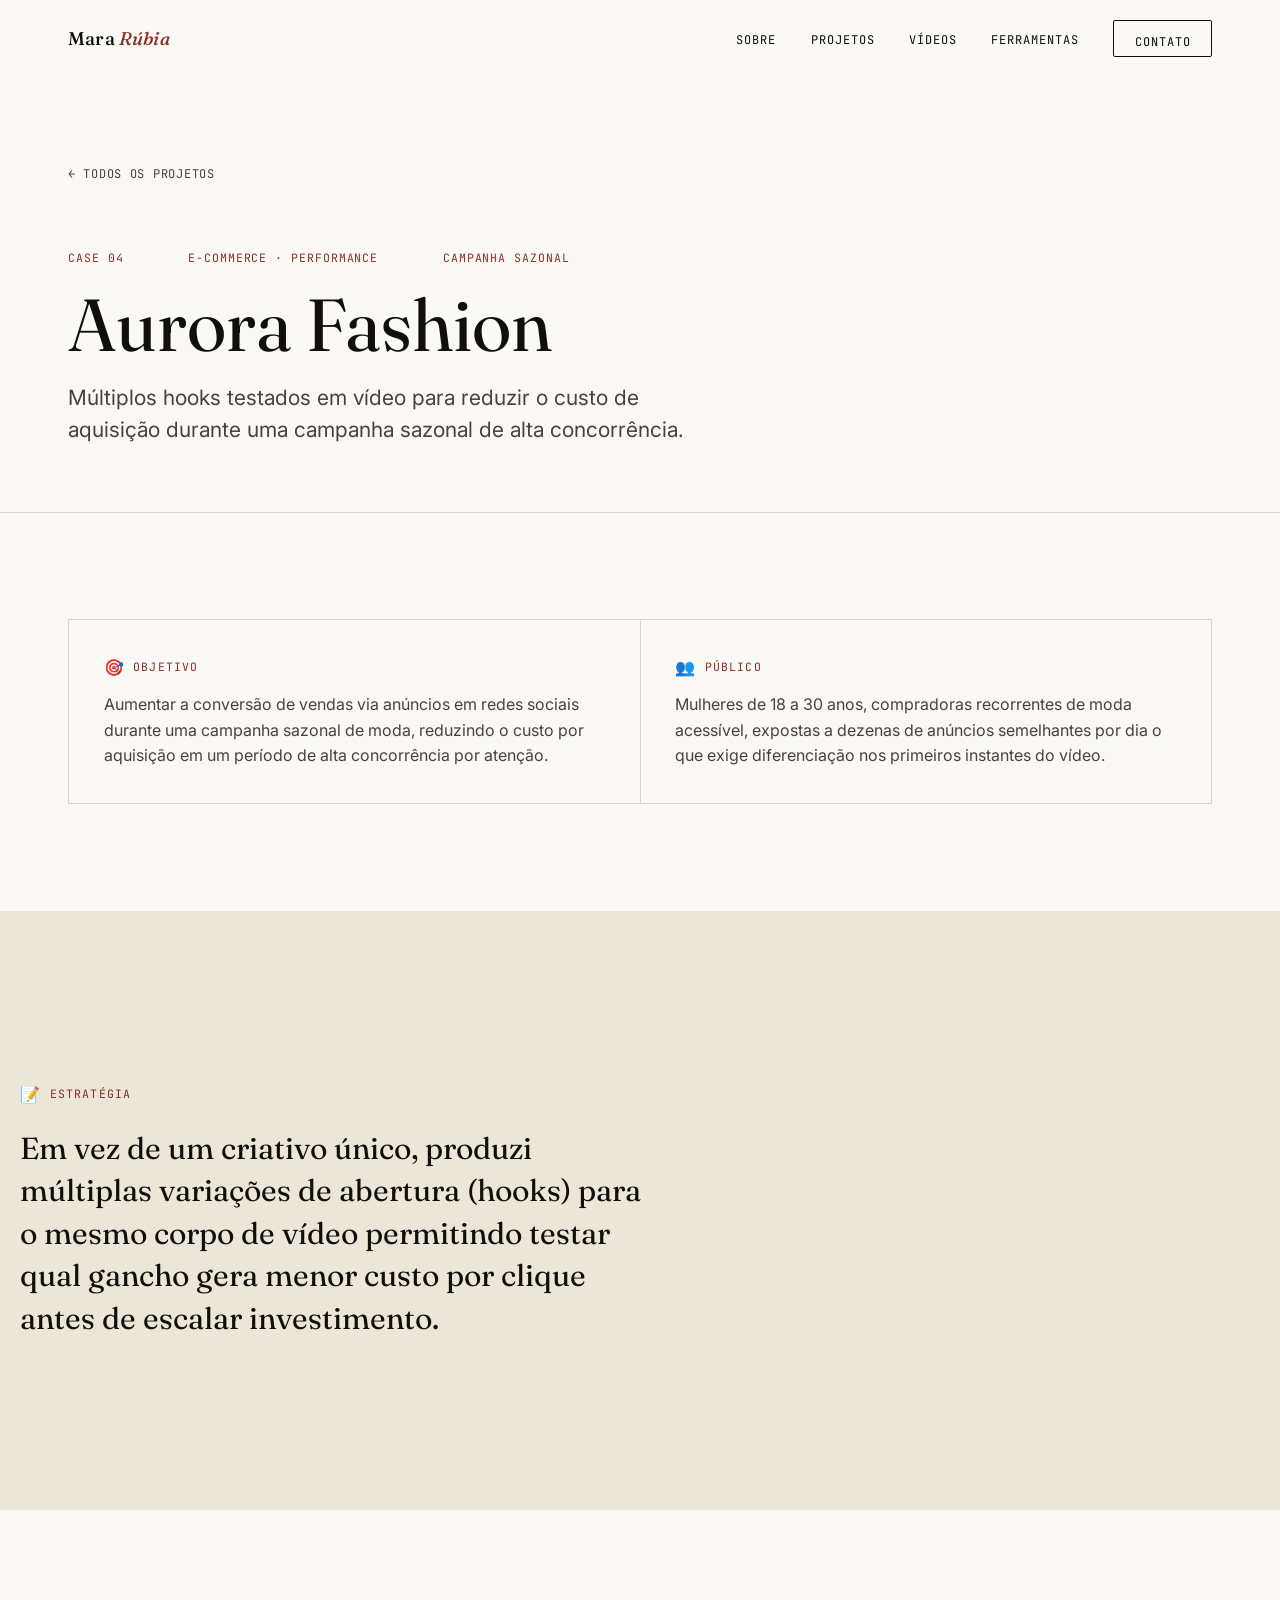
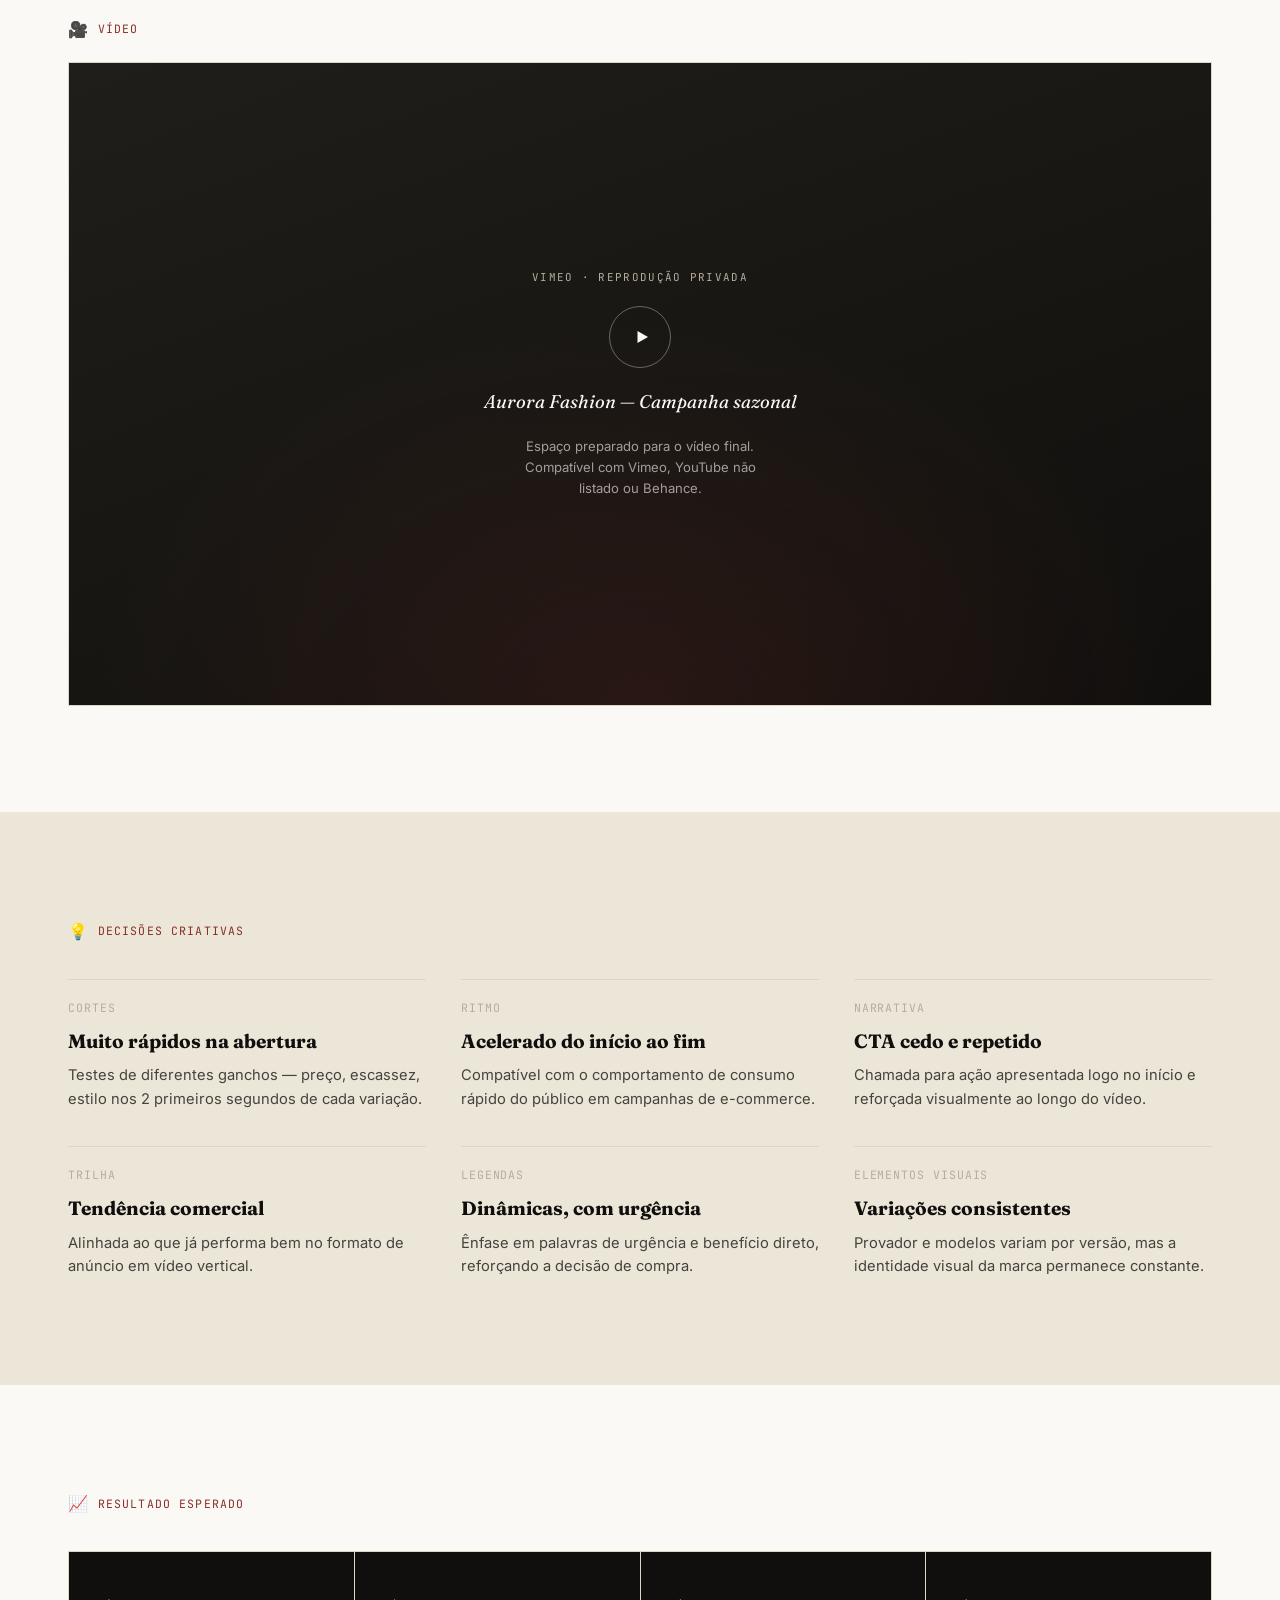
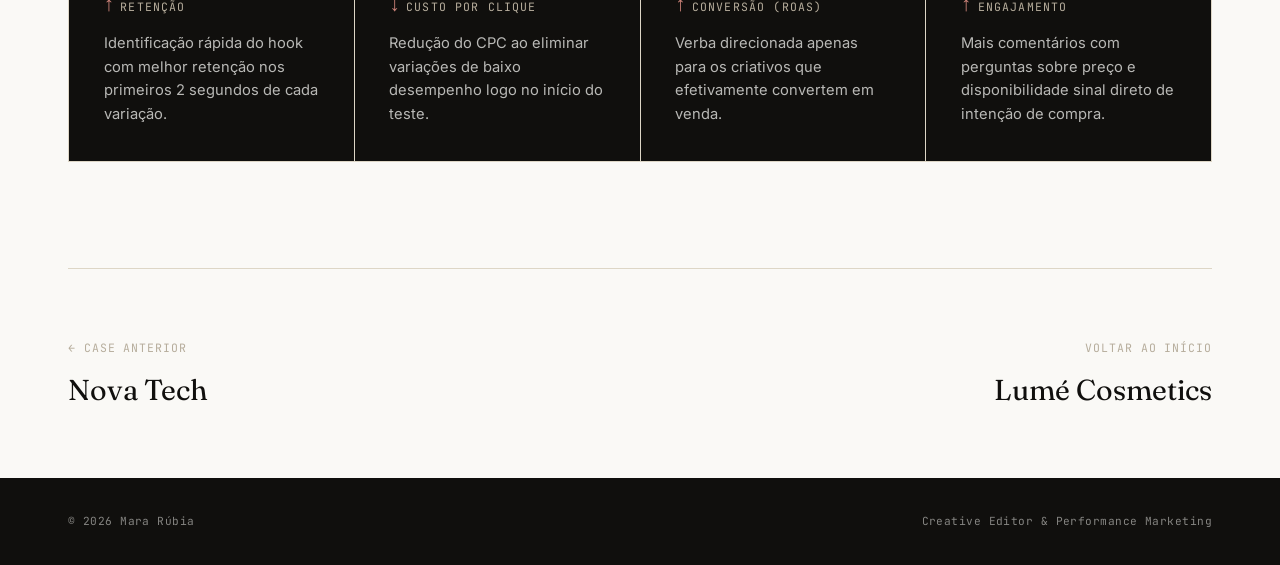
<file: cases/aurora-fashion.html>
<!DOCTYPE html>
<html lang="pt-BR">
<head>
  <meta charset="UTF-8" />
  <meta name="viewport" content="width=device-width, initial-scale=1.0" />
  <title>Aurora Fashion — Estudo de caso | Mara Rúbia</title>
  <meta name="description" content="Estudo de caso: múltiplos hooks de vídeo testados para reduzir CPA e aumentar ROAS em uma campanha sazonal de performance para e-commerce de moda." />
  <meta name="theme-color" content="#faf9f6" />
  <link rel="icon" href="data:image/svg+xml,%3Csvg xmlns='http://www.w3.org/2000/svg' viewBox='0 0 64 64'%3E%3Crect width='64' height='64' fill='%23100f0d'/%3E%3Ctext x='32' y='42' font-family='Georgia,serif' font-style='italic' font-size='34' fill='%23faf9f6' text-anchor='middle'%3EM%3C/text%3E%3C/svg%3E" />
  <link rel="preconnect" href="https://fonts.googleapis.com" />
  <link rel="preconnect" href="https://fonts.gstatic.com" crossorigin />
  <link rel="stylesheet" href="../css/style.css" />
</head>
<body>
  <a class="skip-link" href="#conteudo">Pular para o conteúdo</a>

  <header class="site-header" data-site-header>
    <div class="container site-header__inner">
      <a href="../index.html#topo" class="logo">Mara <span>Rúbia</span></a>
      <nav class="main-nav" aria-label="Navegação principal">
        <ul>
          <li><a href="../index.html#sobre">Sobre</a></li>
          <li><a href="../index.html#projetos">Projetos</a></li>
          <li><a href="../index.html#videos">Vídeos</a></li>
          <li><a href="../index.html#ferramentas">Ferramentas</a></li>
          <li><a href="../index.html#contato" class="btn btn-ghost">Contato</a></li>
        </ul>
      </nav>
      <button class="nav-toggle" data-nav-toggle aria-expanded="false" aria-controls="menu-mobile" aria-label="Abrir menu">
        <span></span><span></span><span></span>
      </button>
    </div>
  </header>

  <nav class="mobile-nav" id="menu-mobile" data-mobile-nav aria-label="Navegação mobile">
    <ul>
      <li><a href="../index.html#sobre">Sobre</a></li>
      <li><a href="../index.html#projetos">Projetos</a></li>
      <li><a href="../index.html#videos">Vídeos</a></li>
      <li><a href="../index.html#ferramentas">Ferramentas</a></li>
      <li><a href="../index.html#contato">Contato</a></li>
    </ul>
  </nav>

  <main id="conteudo">
    <section class="case-hero">
      <div class="container">
        <a class="case-back" href="../index.html#projetos">← Todos os projetos</a>

        <div class="case-hero__meta">
          <span>Case 04</span>
          <span>E-commerce · Performance</span>
          <span>Campanha sazonal</span>
        </div>

        <h1 class="case-hero__title">Aurora Fashion</h1>
        <p class="lede case-hero__sub">
          Múltiplos hooks testados em vídeo para reduzir o custo de aquisição
          durante uma campanha sazonal de alta concorrência.
        </p>
      </div>
    </section>

    <section class="section--tight">
      <div class="container">
        <div class="case-facts reveal">
          <div class="case-fact">
            <div class="case-fact__label">
              <span class="case-fact__label-icon" aria-hidden="true">🎯</span>
              <span class="case-fact__label-text">Objetivo</span>
            </div>
            <p class="case-fact__body">
              Aumentar a conversão de vendas via anúncios em redes sociais durante uma campanha
              sazonal de moda, reduzindo o custo por aquisição em um período de alta concorrência
              por atenção.
            </p>
          </div>

          <div class="case-fact">
            <div class="case-fact__label">
              <span class="case-fact__label-icon" aria-hidden="true">👥</span>
              <span class="case-fact__label-text">Público</span>
            </div>
            <p class="case-fact__body">
              Mulheres de 18 a 30 anos, compradoras recorrentes de moda acessível, expostas a
              dezenas de anúncios semelhantes por dia o que exige diferenciação nos primeiros
              instantes do vídeo.
            </p>
          </div>
        </div>
      </div>
    </section>

    <section class="section--tight section--sand">
      <div class="container case-strategy">
        <div class="case-fact__label" style="margin-bottom: var(--space-s);">
          <span class="case-fact__label-icon" aria-hidden="true">📝</span>
          <span class="case-fact__label-text">Estratégia</span>
        </div>
        <p class="case-strategy__text reveal">
          Em vez de um criativo único, produzi múltiplas variações de abertura (hooks) para o
          mesmo corpo de vídeo permitindo testar qual gancho gera menor custo por clique antes
          de escalar investimento.
        </p>
      </div>
    </section>

    <section class="section--tight">
      <div class="container">
        <div class="case-fact__label" style="margin-bottom: var(--space-s);">
          <span class="case-fact__label-icon" aria-hidden="true">🎥</span>
          <span class="case-fact__label-text">Vídeo</span>
        </div>

        <div class="video-embed reveal" data-embed-type="vimeo" data-embed-id="1217672305" data-embed-title="Aurora Fashion — Campanha sazonal">
          <div class="video-embed__frame">
            <div class="video-embed__poster">
              <span class="video-embed__badge">Vimeo · Reprodução privada</span>
              <button class="video-embed__play" type="button" aria-label="Reproduzir vídeo: Aurora Fashion — Campanha sazonal">
                <svg viewBox="0 0 24 24" aria-hidden="true"><path d="M6 4l14 8-14 8V4z"/></svg>
              </button>
              <p class="video-embed__title">Aurora Fashion — Campanha sazonal</p>
              <p class="video-embed__hint">
                Espaço preparado para o vídeo final. Compatível com Vimeo, YouTube não listado ou Behance.
              </p>
            </div>
          </div>
        </div>
      </div>
    </section>

    <section class="section--tight section--sand">
      <div class="container">
        <div class="case-fact__label" style="margin-bottom: var(--space-m);">
          <span class="case-fact__label-icon" aria-hidden="true">💡</span>
          <span class="case-fact__label-text">Decisões criativas</span>
        </div>

        <div class="decision-grid reveal">
          <div class="decision-card">
            <span class="decision-card__label">Cortes</span>
            <h3 class="decision-card__title">Muito rápidos na abertura</h3>
            <p class="decision-card__text">Testes de diferentes ganchos — preço, escassez, estilo nos 2 primeiros segundos de cada variação.</p>
          </div>
          <div class="decision-card">
            <span class="decision-card__label">Ritmo</span>
            <h3 class="decision-card__title">Acelerado do início ao fim</h3>
            <p class="decision-card__text">Compatível com o comportamento de consumo rápido do público em campanhas de e-commerce.</p>
          </div>
          <div class="decision-card">
            <span class="decision-card__label">Narrativa</span>
            <h3 class="decision-card__title">CTA cedo e repetido</h3>
            <p class="decision-card__text">Chamada para ação apresentada logo no início e reforçada visualmente ao longo do vídeo.</p>
          </div>
          <div class="decision-card">
            <span class="decision-card__label">Trilha</span>
            <h3 class="decision-card__title">Tendência comercial</h3>
            <p class="decision-card__text">Alinhada ao que já performa bem no formato de anúncio em vídeo vertical.</p>
          </div>
          <div class="decision-card">
            <span class="decision-card__label">Legendas</span>
            <h3 class="decision-card__title">Dinâmicas, com urgência</h3>
            <p class="decision-card__text">Ênfase em palavras de urgência e benefício direto, reforçando a decisão de compra.</p>
          </div>
          <div class="decision-card">
            <span class="decision-card__label">Elementos visuais</span>
            <h3 class="decision-card__title">Variações consistentes</h3>
            <p class="decision-card__text">Provador e modelos variam por versão, mas a identidade visual da marca permanece constante.</p>
          </div>
        </div>
      </div>
    </section>

    <section class="section--tight">
      <div class="container">
        <div class="case-fact__label" style="margin-bottom: var(--space-m);">
          <span class="case-fact__label-icon" aria-hidden="true">📈</span>
          <span class="case-fact__label-text">Resultado esperado</span>
        </div>

        <div class="result-grid reveal">
          <div class="result-card">
            <div class="result-card__metric">
              <span class="result-card__arrow" aria-hidden="true">↑</span>
              <span class="result-card__label">Retenção</span>
            </div>
            <p class="result-card__text">Identificação rápida do hook com melhor retenção nos primeiros 2 segundos de cada variação.</p>
          </div>
          <div class="result-card">
            <div class="result-card__metric">
              <span class="result-card__arrow" aria-hidden="true">↓</span>
              <span class="result-card__label">Custo por clique</span>
            </div>
            <p class="result-card__text">Redução do CPC ao eliminar variações de baixo desempenho logo no início do teste.</p>
          </div>
          <div class="result-card">
            <div class="result-card__metric">
              <span class="result-card__arrow" aria-hidden="true">↑</span>
              <span class="result-card__label">Conversão (ROAS)</span>
            </div>
            <p class="result-card__text">Verba direcionada apenas para os criativos que efetivamente convertem em venda.</p>
          </div>
          <div class="result-card">
            <div class="result-card__metric">
              <span class="result-card__arrow" aria-hidden="true">↑</span>
              <span class="result-card__label">Engajamento</span>
            </div>
            <p class="result-card__text">Mais comentários com perguntas sobre preço e disponibilidade sinal direto de intenção de compra.</p>
          </div>
        </div>
      </div>
    </section>

    <section class="container">
      <nav class="case-nav" aria-label="Navegação entre projetos">
        <a href="nova-tech.html">
          <span class="case-nav__item">← Case anterior</span>
          <span class="case-nav__title">Nova Tech</span>
        </a>
        <a href="lume-cosmetics.html" class="case-nav__next">
          <span class="case-nav__item">Voltar ao início</span>
          <span class="case-nav__title">Lumé Cosmetics</span>
        </a>
      </nav>
    </section>
  </main>

  <footer class="site-footer">
    <div class="container site-footer__inner">
      <span>© <span data-year>2026</span> Mara Rúbia</span>
      <span>Creative Editor &amp; Performance Marketing</span>
    </div>
  </footer>

  <script src="../js/main.js"></script>
</body>
</html>
</file>
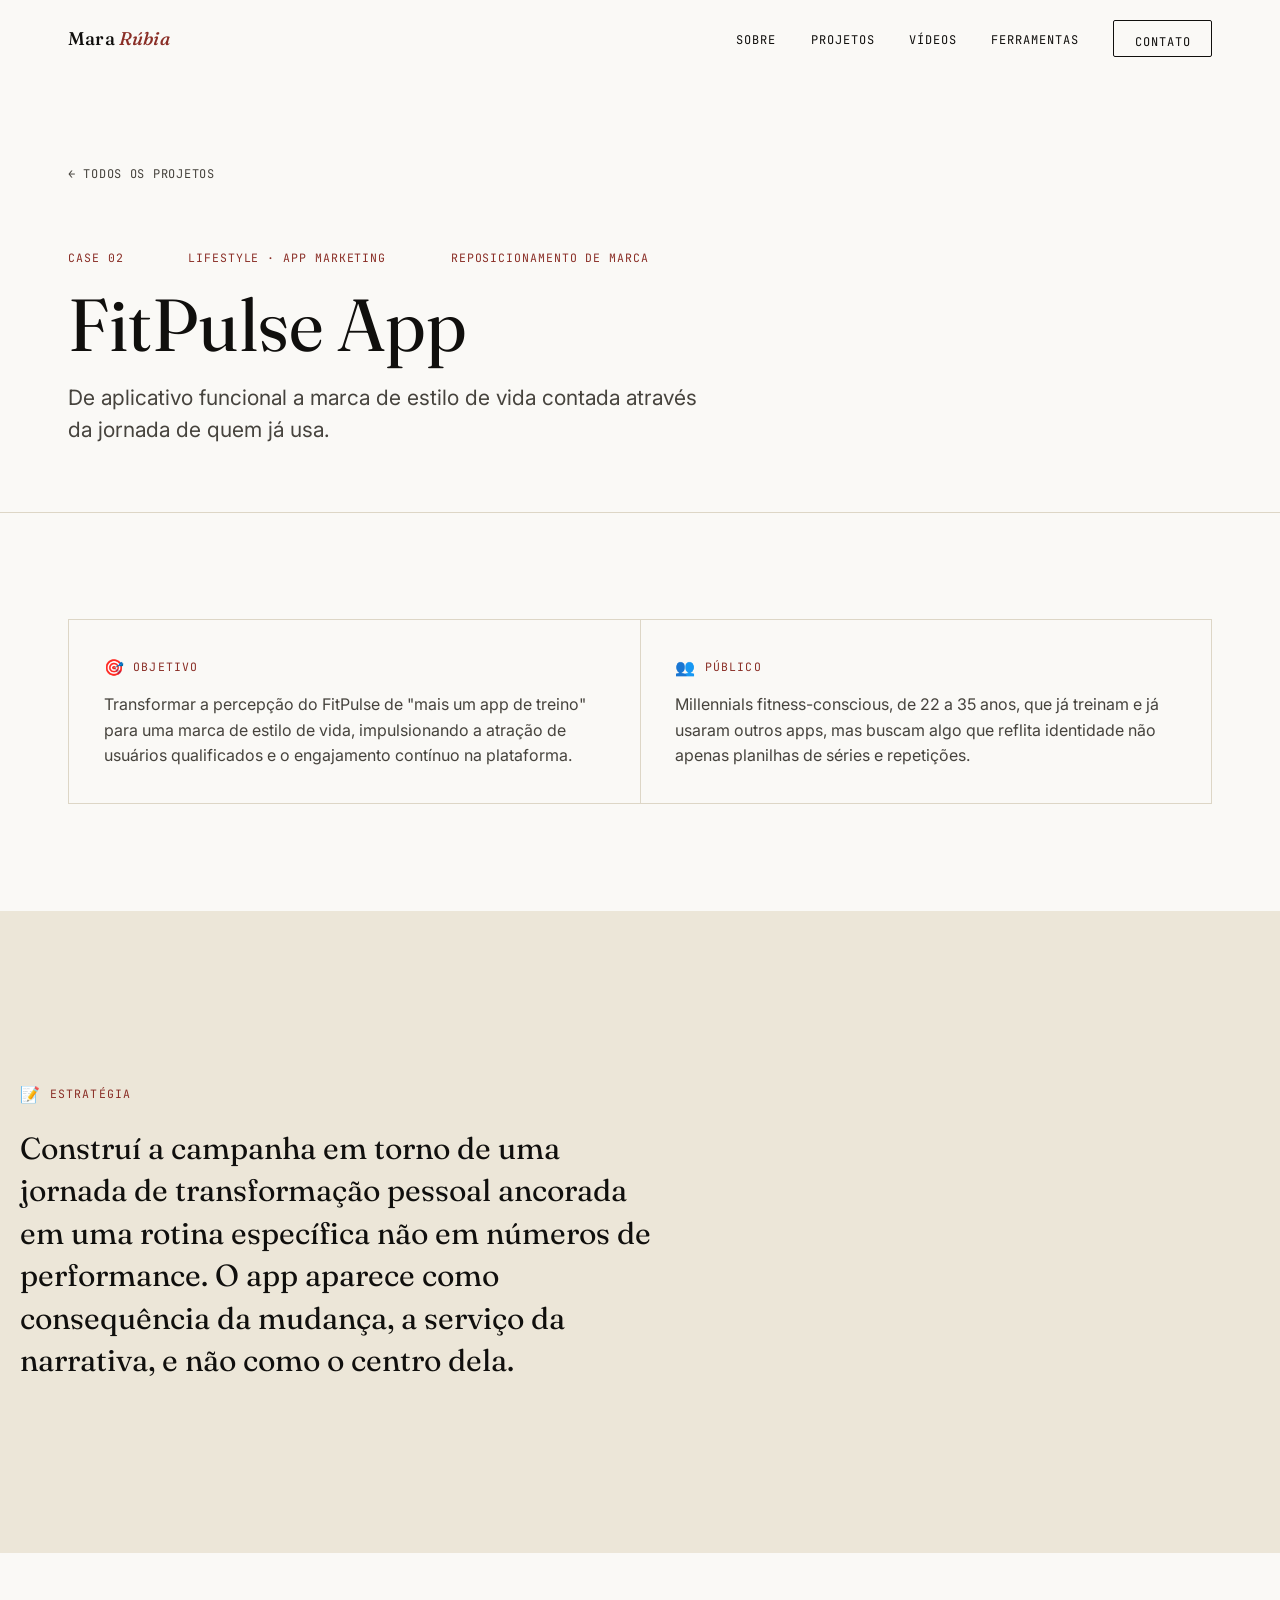
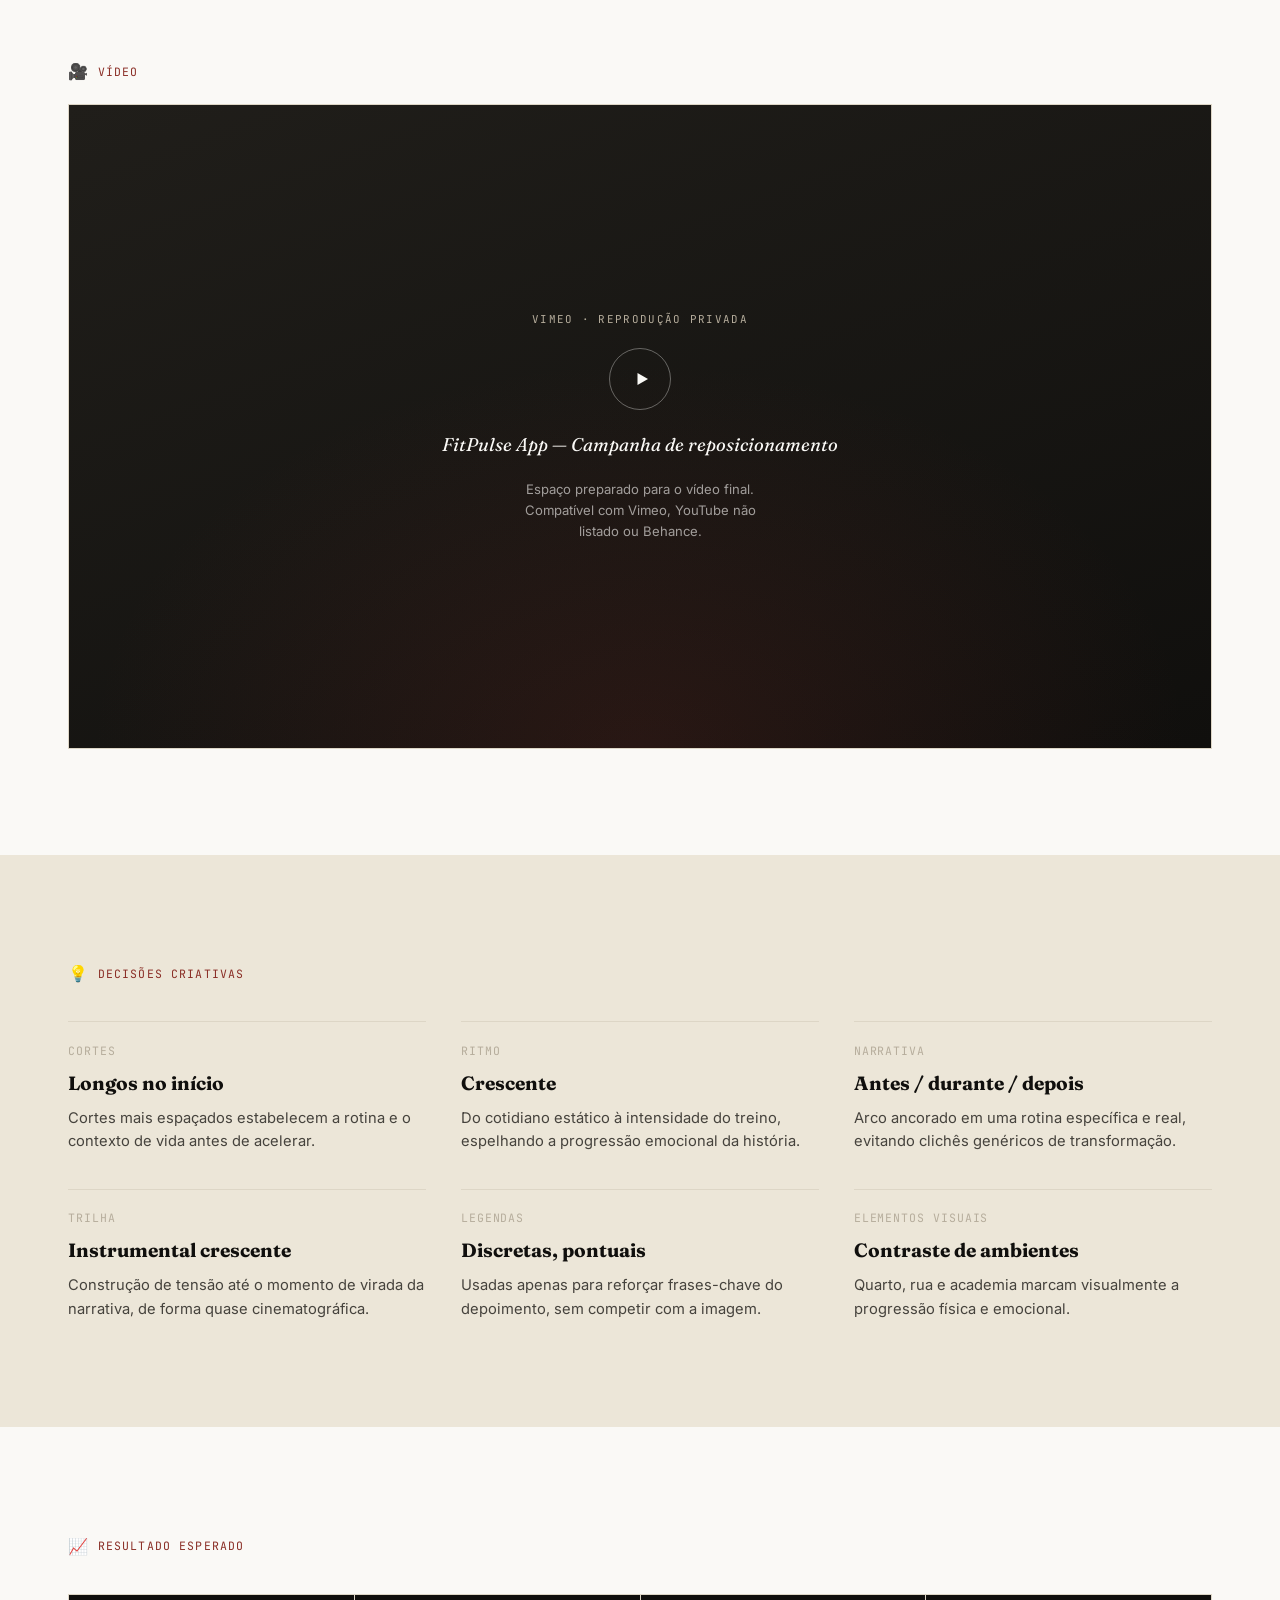
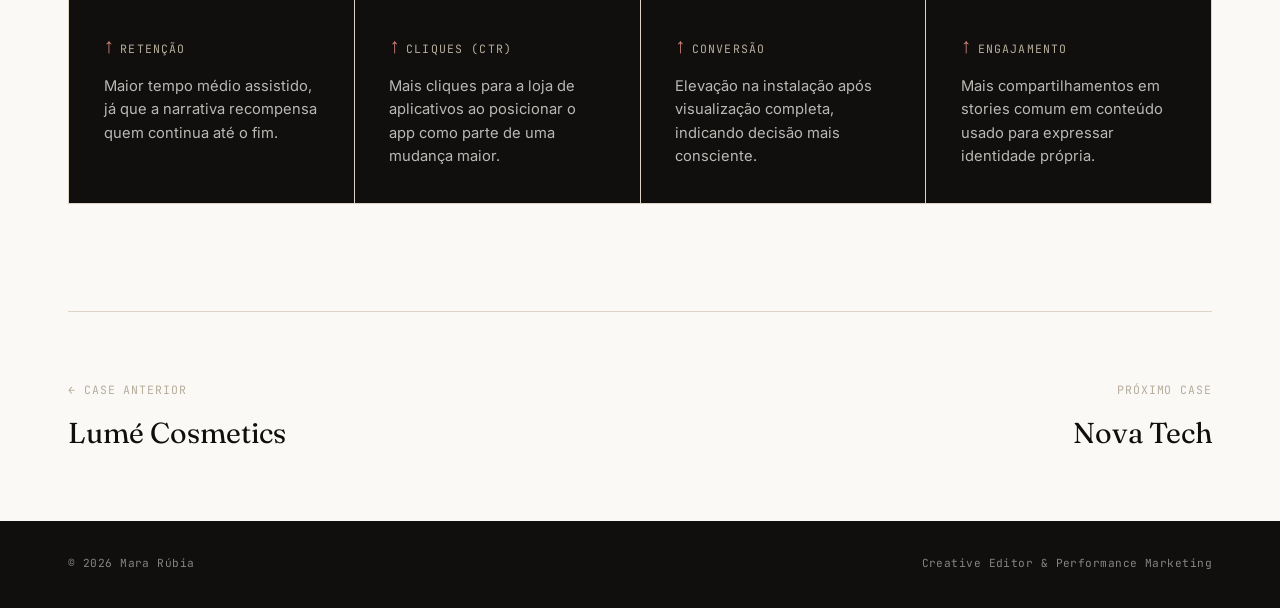
<file: cases/fitpulse-app.html>
<!DOCTYPE html>
<html lang="pt-BR">
<head>
  <meta charset="UTF-8" />
  <meta name="viewport" content="width=device-width, initial-scale=1.0" />
  <title>FitPulse App — Estudo de caso | Mara Rúbia</title>
  <meta name="description" content="Estudo de caso: como o FitPulse foi reposicionado de aplicativo funcional a marca de estilo de vida através de uma narrativa de transformação pessoal." />
  <meta name="theme-color" content="#faf9f6" />
  <link rel="icon" href="data:image/svg+xml,%3Csvg xmlns='http://www.w3.org/2000/svg' viewBox='0 0 64 64'%3E%3Crect width='64' height='64' fill='%23100f0d'/%3E%3Ctext x='32' y='42' font-family='Georgia,serif' font-style='italic' font-size='34' fill='%23faf9f6' text-anchor='middle'%3EM%3C/text%3E%3C/svg%3E" />
  <link rel="preconnect" href="https://fonts.googleapis.com" />
  <link rel="preconnect" href="https://fonts.gstatic.com" crossorigin />
  <link rel="stylesheet" href="../css/style.css" />
</head>
<body>
  <a class="skip-link" href="#conteudo">Pular para o conteúdo</a>

  <header class="site-header" data-site-header>
    <div class="container site-header__inner">
      <a href="../index.html#topo" class="logo">Mara <span>Rúbia</span></a>
      <nav class="main-nav" aria-label="Navegação principal">
        <ul>
          <li><a href="../index.html#sobre">Sobre</a></li>
          <li><a href="../index.html#projetos">Projetos</a></li>
          <li><a href="../index.html#videos">Vídeos</a></li>
          <li><a href="../index.html#ferramentas">Ferramentas</a></li>
          <li><a href="../index.html#contato" class="btn btn-ghost">Contato</a></li>
        </ul>
      </nav>
      <button class="nav-toggle" data-nav-toggle aria-expanded="false" aria-controls="menu-mobile" aria-label="Abrir menu">
        <span></span><span></span><span></span>
      </button>
    </div>
  </header>

  <nav class="mobile-nav" id="menu-mobile" data-mobile-nav aria-label="Navegação mobile">
    <ul>
      <li><a href="../index.html#sobre">Sobre</a></li>
      <li><a href="../index.html#projetos">Projetos</a></li>
      <li><a href="../index.html#videos">Vídeos</a></li>
      <li><a href="../index.html#ferramentas">Ferramentas</a></li>
      <li><a href="../index.html#contato">Contato</a></li>
    </ul>
  </nav>

  <main id="conteudo">
    <section class="case-hero">
      <div class="container">
        <a class="case-back" href="../index.html#projetos">← Todos os projetos</a>

        <div class="case-hero__meta">
          <span>Case 02</span>
          <span>Lifestyle · App Marketing</span>
          <span>Reposicionamento de marca</span>
        </div>

        <h1 class="case-hero__title">FitPulse App</h1>
        <p class="lede case-hero__sub">
          De aplicativo funcional a marca de estilo de vida contada através
          da jornada de quem já usa.
        </p>
      </div>
    </section>

    <section class="section--tight">
      <div class="container">
        <div class="case-facts reveal">
          <div class="case-fact">
            <div class="case-fact__label">
              <span class="case-fact__label-icon" aria-hidden="true">🎯</span>
              <span class="case-fact__label-text">Objetivo</span>
            </div>
            <p class="case-fact__body">
              Transformar a percepção do FitPulse de "mais um app de treino" para uma marca de 
              estilo de vida, impulsionando a atração de usuários qualificados e o engajamento contínuo na plataforma.
            </p>
          </div>

          <div class="case-fact">
            <div class="case-fact__label">
              <span class="case-fact__label-icon" aria-hidden="true">👥</span>
              <span class="case-fact__label-text">Público</span>
            </div>
            <p class="case-fact__body">
              Millennials fitness-conscious, de 22 a 35 anos, que já treinam e já usaram outros
              apps, mas buscam algo que reflita identidade não apenas planilhas de séries e repetições.
            </p>
          </div>
        </div>
      </div>
    </section>

    <section class="section--tight section--sand">
      <div class="container case-strategy">
        <div class="case-fact__label" style="margin-bottom: var(--space-s);">
          <span class="case-fact__label-icon" aria-hidden="true">📝</span>
          <span class="case-fact__label-text">Estratégia</span>
        </div>
        <p class="case-strategy__text reveal">
          Construí a campanha em torno de uma jornada de transformação pessoal ancorada em uma
          rotina específica não em números de performance. O app aparece como consequência
          da mudança, a serviço da narrativa, e não como o centro dela.
        </p>
      </div>
    </section>

    <section class="section--tight">
      <div class="container">
        <div class="case-fact__label" style="margin-bottom: var(--space-s);">
          <span class="case-fact__label-icon" aria-hidden="true">🎥</span>
          <span class="case-fact__label-text">Vídeo</span>
        </div>

        <div class="video-embed reveal" data-embed-type="vimeo" data-embed-id="1216583316" data-embed-title="FitPulse App — Campanha de reposicionamento">
          <div class="video-embed__frame">
            <div class="video-embed__poster">
              <span class="video-embed__badge">Vimeo · Reprodução privada</span>
              <button class="video-embed__play" type="button" aria-label="Reproduzir vídeo: FitPulse App — Campanha de reposicionamento">
                <svg viewBox="0 0 24 24" aria-hidden="true"><path d="M6 4l14 8-14 8V4z"/></svg>
              </button>
              <p class="video-embed__title">FitPulse App — Campanha de reposicionamento</p>
              <p class="video-embed__hint">
                Espaço preparado para o vídeo final. Compatível com Vimeo, YouTube não listado ou Behance.
              </p>
            </div>
          </div>
        </div>
      </div>
    </section>

    <section class="section--tight section--sand">
      <div class="container">
        <div class="case-fact__label" style="margin-bottom: var(--space-m);">
          <span class="case-fact__label-icon" aria-hidden="true">💡</span>
          <span class="case-fact__label-text">Decisões criativas</span>
        </div>

        <div class="decision-grid reveal">
          <div class="decision-card">
            <span class="decision-card__label">Cortes</span>
            <h3 class="decision-card__title">Longos no início</h3>
            <p class="decision-card__text">Cortes mais espaçados estabelecem a rotina e o contexto de vida antes de acelerar.</p>
          </div>
          <div class="decision-card">
            <span class="decision-card__label">Ritmo</span>
            <h3 class="decision-card__title">Crescente</h3>
            <p class="decision-card__text">Do cotidiano estático à intensidade do treino, espelhando a progressão emocional da história.</p>
          </div>
          <div class="decision-card">
            <span class="decision-card__label">Narrativa</span>
            <h3 class="decision-card__title">Antes / durante / depois</h3>
            <p class="decision-card__text">Arco ancorado em uma rotina específica e real, evitando clichês genéricos de transformação.</p>
          </div>
          <div class="decision-card">
            <span class="decision-card__label">Trilha</span>
            <h3 class="decision-card__title">Instrumental crescente</h3>
            <p class="decision-card__text">Construção de tensão até o momento de virada da narrativa, de forma quase cinematográfica.</p>
          </div>
          <div class="decision-card">
            <span class="decision-card__label">Legendas</span>
            <h3 class="decision-card__title">Discretas, pontuais</h3>
            <p class="decision-card__text">Usadas apenas para reforçar frases-chave do depoimento, sem competir com a imagem.</p>
          </div>
          <div class="decision-card">
            <span class="decision-card__label">Elementos visuais</span>
            <h3 class="decision-card__title">Contraste de ambientes</h3>
            <p class="decision-card__text">Quarto, rua e academia marcam visualmente a progressão física e emocional.</p>
          </div>
        </div>
      </div>
    </section>

    <section class="section--tight">
      <div class="container">
        <div class="case-fact__label" style="margin-bottom: var(--space-m);">
          <span class="case-fact__label-icon" aria-hidden="true">📈</span>
          <span class="case-fact__label-text">Resultado esperado</span>
        </div>

        <div class="result-grid reveal">
          <div class="result-card">
            <div class="result-card__metric">
              <span class="result-card__arrow" aria-hidden="true">↑</span>
              <span class="result-card__label">Retenção</span>
            </div>
            <p class="result-card__text">Maior tempo médio assistido, já que a narrativa recompensa quem continua até o fim.</p>
          </div>
          <div class="result-card">
            <div class="result-card__metric">
              <span class="result-card__arrow" aria-hidden="true">↑</span>
              <span class="result-card__label">Cliques (CTR)</span>
            </div>
            <p class="result-card__text">Mais cliques para a loja de aplicativos ao posicionar o app como parte de uma mudança maior.</p>
          </div>
          <div class="result-card">
            <div class="result-card__metric">
              <span class="result-card__arrow" aria-hidden="true">↑</span>
              <span class="result-card__label">Conversão</span>
            </div>
            <p class="result-card__text">Elevação na instalação após visualização completa, indicando decisão mais consciente.</p>
          </div>
          <div class="result-card">
            <div class="result-card__metric">
              <span class="result-card__arrow" aria-hidden="true">↑</span>
              <span class="result-card__label">Engajamento</span>
            </div>
            <p class="result-card__text">Mais compartilhamentos em stories comum em conteúdo usado para expressar identidade própria.</p>
          </div>
        </div>
      </div>
    </section>

    <section class="container">
      <nav class="case-nav" aria-label="Navegação entre projetos">
        <a href="lume-cosmetics.html">
          <span class="case-nav__item">← Case anterior</span>
          <span class="case-nav__title">Lumé Cosmetics</span>
        </a>
        <a href="nova-tech.html" class="case-nav__next">
          <span class="case-nav__item">Próximo case</span>
          <span class="case-nav__title">Nova Tech</span>
        </a>
      </nav>
    </section>
  </main>

  <footer class="site-footer">
    <div class="container site-footer__inner">
      <span>© <span data-year>2026</span> Mara Rúbia</span>
      <span>Creative Editor &amp; Performance Marketing</span>
    </div>
  </footer>

  <script src="../js/main.js"></script>
</body>
</html>
</file>
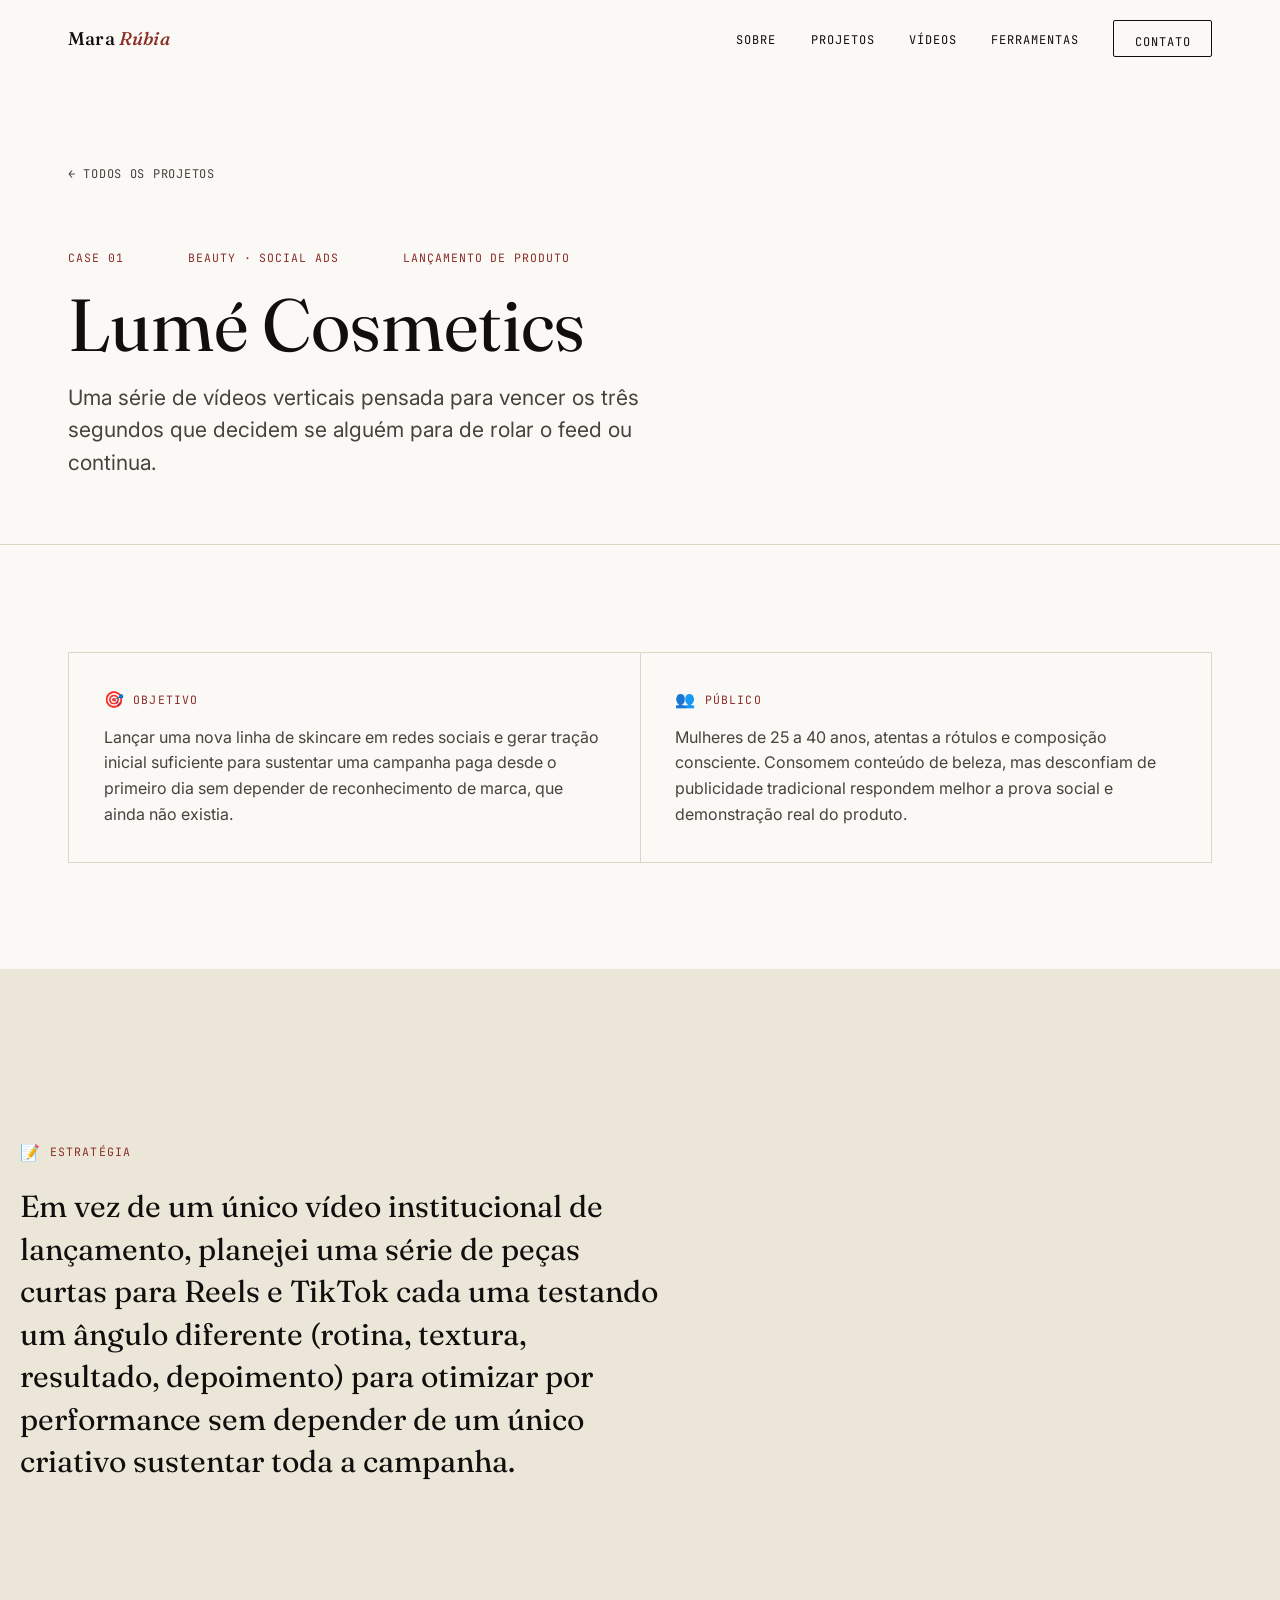
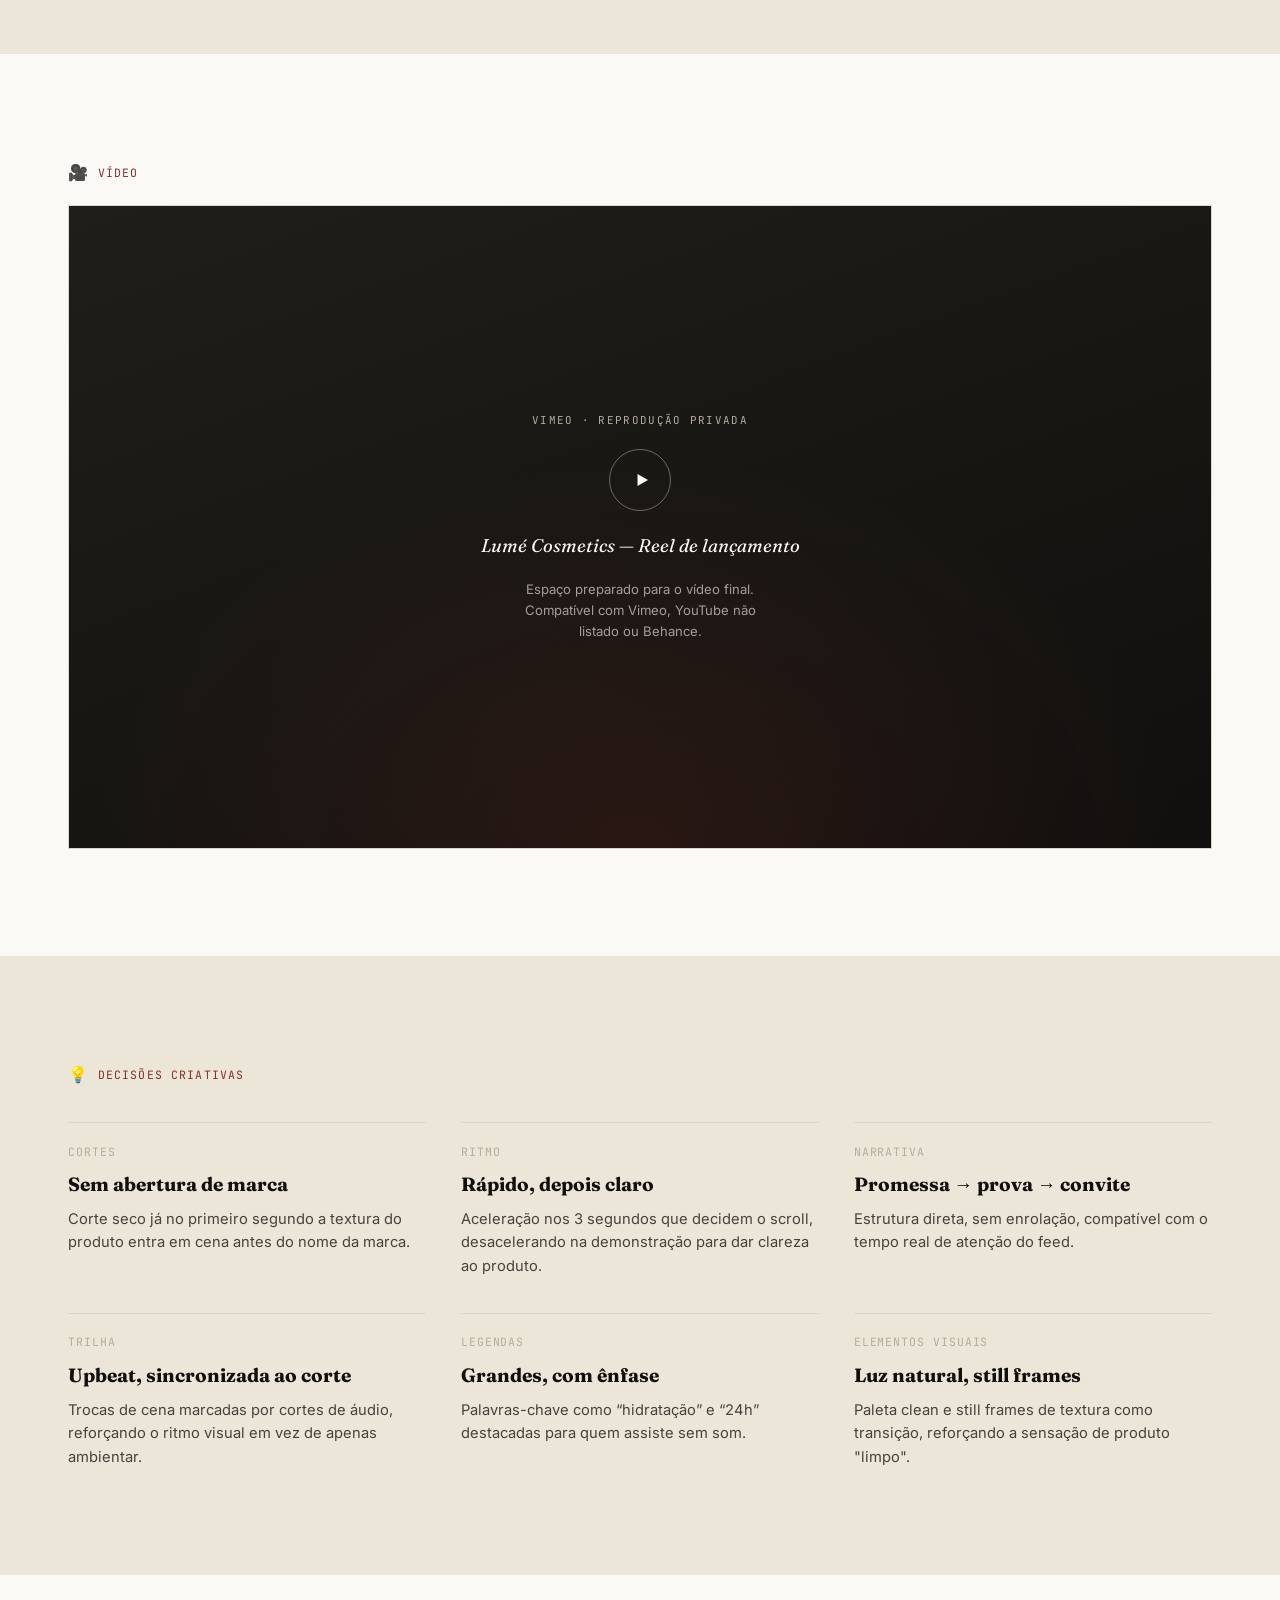
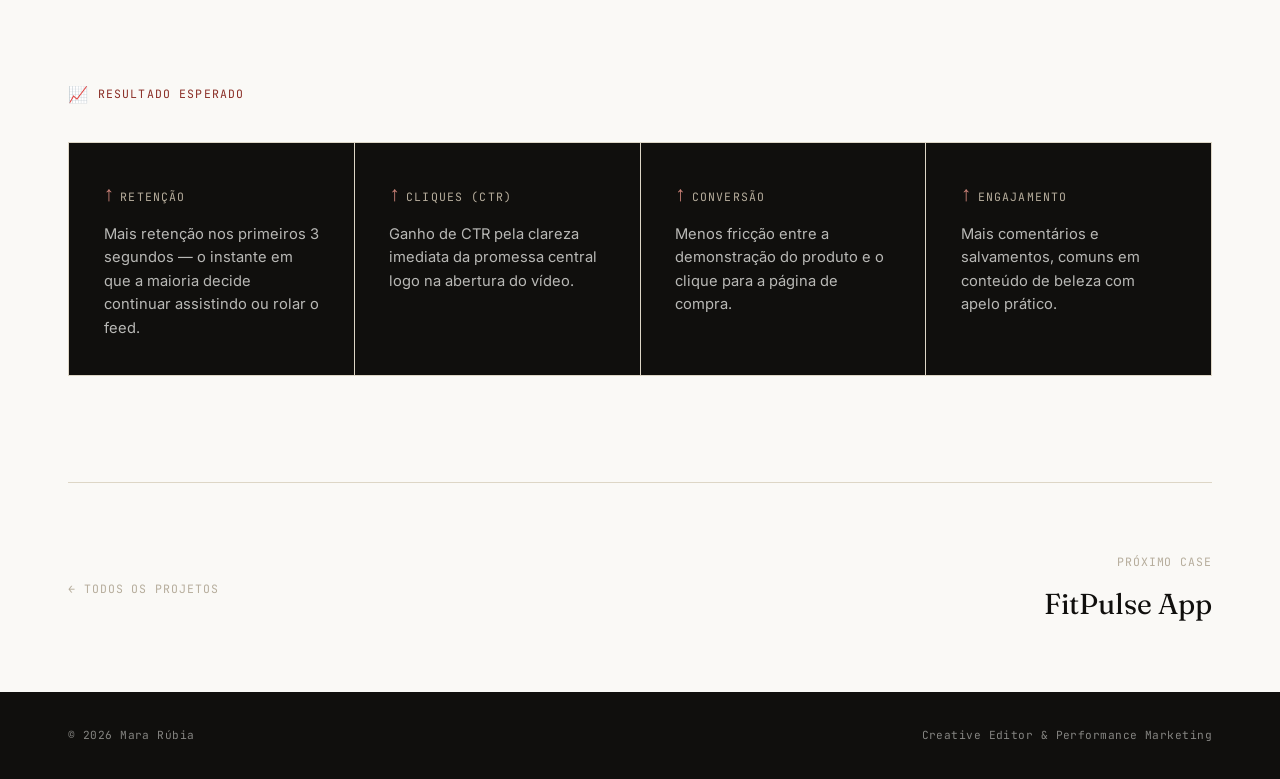
<file: cases/lume-cosmetics.html>
<!DOCTYPE html>
<html lang="pt-BR">
<head>
  <meta charset="UTF-8" />
  <meta name="viewport" content="width=device-width, initial-scale=1.0" />
  <title>Lumé Cosmetics — Estudo de caso | Mara Rúbia</title>
  <meta name="description" content="Estudo de caso: como uma série de vídeos verticais foi estrategicamente construída para o lançamento da Lumé Cosmetics, unindo storytelling, edição e performance." />
  <meta name="theme-color" content="#faf9f6" />
  <link rel="icon" href="data:image/svg+xml,%3Csvg xmlns='http://www.w3.org/2000/svg' viewBox='0 0 64 64'%3E%3Crect width='64' height='64' fill='%23100f0d'/%3E%3Ctext x='32' y='42' font-family='Georgia,serif' font-style='italic' font-size='34' fill='%23faf9f6' text-anchor='middle'%3EM%3C/text%3E%3C/svg%3E" />
  <link rel="preconnect" href="https://fonts.googleapis.com" />
  <link rel="preconnect" href="https://fonts.gstatic.com" crossorigin />
  <link rel="stylesheet" href="../css/style.css" />
</head>
<body>
  <a class="skip-link" href="#conteudo">Pular para o conteúdo</a>

  <header class="site-header" data-site-header>
    <div class="container site-header__inner">
      <a href="../index.html#topo" class="logo">Mara <span>Rúbia</span></a>
      <nav class="main-nav" aria-label="Navegação principal">
        <ul>
          <li><a href="../index.html#sobre">Sobre</a></li>
          <li><a href="../index.html#projetos">Projetos</a></li>
          <li><a href="../index.html#videos">Vídeos</a></li>
          <li><a href="../index.html#ferramentas">Ferramentas</a></li>
          <li><a href="../index.html#contato" class="btn btn-ghost">Contato</a></li>
        </ul>
      </nav>
      <button class="nav-toggle" data-nav-toggle aria-expanded="false" aria-controls="menu-mobile" aria-label="Abrir menu">
        <span></span><span></span><span></span>
      </button>
    </div>
  </header>

  <nav class="mobile-nav" id="menu-mobile" data-mobile-nav aria-label="Navegação mobile">
    <ul>
      <li><a href="../index.html#sobre">Sobre</a></li>
      <li><a href="../index.html#projetos">Projetos</a></li>
      <li><a href="../index.html#videos">Vídeos</a></li>
      <li><a href="../index.html#ferramentas">Ferramentas</a></li>
      <li><a href="../index.html#contato">Contato</a></li>
    </ul>
  </nav>

  <main id="conteudo">
    <!-- HERO DO CASE -->
    <section class="case-hero">
      <div class="container">
        <a class="case-back" href="../index.html#projetos">← Todos os projetos</a>

        <div class="case-hero__meta">
          <span>Case 01</span>
          <span>Beauty · Social Ads</span>
          <span>Lançamento de produto</span>
        </div>

        <h1 class="case-hero__title">Lumé Cosmetics</h1>
        <p class="lede case-hero__sub">
          Uma série de vídeos verticais pensada para vencer os três segundos que decidem
          se alguém para de rolar o feed ou continua.
        </p>
      </div>
    </section>

    <!-- OBJETIVO + PÚBLICO -->
    <section class="section--tight">
      <div class="container">
        <div class="case-facts reveal">
          <div class="case-fact">
            <div class="case-fact__label">
              <span class="case-fact__label-icon" aria-hidden="true">🎯</span>
              <span class="case-fact__label-text">Objetivo</span>
            </div>
            <p class="case-fact__body">
              Lançar uma nova linha de skincare em redes sociais e gerar tração inicial suficiente
              para sustentar uma campanha paga desde o primeiro dia sem depender de reconhecimento
              de marca, que ainda não existia.
            </p>
          </div>

          <div class="case-fact">
            <div class="case-fact__label">
              <span class="case-fact__label-icon" aria-hidden="true">👥</span>
              <span class="case-fact__label-text">Público</span>
            </div>
            <p class="case-fact__body">
              Mulheres de 25 a 40 anos, atentas a rótulos e composição consciente. Consomem
              conteúdo de beleza, mas desconfiam de publicidade tradicional respondem melhor
              a prova social e demonstração real do produto.
            </p>
          </div>
        </div>
      </div>
    </section>

    <!-- ESTRATÉGIA -->
    <section class="section--tight section--sand">
      <div class="container case-strategy">
        <div class="case-fact__label" style="margin-bottom: var(--space-s);">
          <span class="case-fact__label-icon" aria-hidden="true">📝</span>
          <span class="case-fact__label-text">Estratégia</span>
        </div>
        <p class="case-strategy__text reveal">
          Em vez de um único vídeo institucional de lançamento, planejei uma série de peças curtas
          para Reels e TikTok cada uma testando um ângulo diferente (rotina, textura, resultado,
          depoimento) para otimizar por performance sem depender de um único criativo sustentar
          toda a campanha.
        </p>
      </div>
    </section>

    <!-- VÍDEO -->
    <section class="section--tight">
      <div class="container">
        <div class="case-fact__label" style="margin-bottom: var(--space-s);">
          <span class="case-fact__label-icon" aria-hidden="true">🎥</span>
          <span class="case-fact__label-text">Vídeo</span>
        </div>

        <div class="video-embed reveal" data-embed-type="vimeo" data-embed-id="1216433791" data-embed-title="Lumé Cosmetics — Reel de lançamento">
          <div class="video-embed__frame">
            <div class="video-embed__poster">
              <span class="video-embed__badge">Vimeo · Reprodução privada</span>
              <button class="video-embed__play" type="button" aria-label="Reproduzir vídeo: Lumé Cosmetics — Reel de lançamento">
                <svg viewBox="0 0 24 24" aria-hidden="true"><path d="M6 4l14 8-14 8V4z"/></svg>
              </button>
              <p class="video-embed__title">Lumé Cosmetics — Reel de lançamento</p>
              <p class="video-embed__hint">
                Espaço preparado para o vídeo final. Compatível com Vimeo, YouTube não listado ou Behance.
              </p>
            </div>
          </div>
        </div>
      </div>
    </section>

    <!-- DECISÕES CRIATIVAS -->
    <section class="section--tight section--sand">
      <div class="container">
        <div class="case-fact__label" style="margin-bottom: var(--space-m);">
          <span class="case-fact__label-icon" aria-hidden="true">💡</span>
          <span class="case-fact__label-text">Decisões criativas</span>
        </div>

        <div class="decision-grid reveal">
          <div class="decision-card">
            <span class="decision-card__label">Cortes</span>
            <h3 class="decision-card__title">Sem abertura de marca</h3>
            <p class="decision-card__text">Corte seco já no primeiro segundo a textura do produto entra em cena antes do nome da marca.</p>
          </div>
          <div class="decision-card">
            <span class="decision-card__label">Ritmo</span>
            <h3 class="decision-card__title">Rápido, depois claro</h3>
            <p class="decision-card__text">Aceleração nos 3 segundos que decidem o scroll, desacelerando na demonstração para dar clareza ao produto.</p>
          </div>
          <div class="decision-card">
            <span class="decision-card__label">Narrativa</span>
            <h3 class="decision-card__title">Promessa → prova → convite</h3>
            <p class="decision-card__text">Estrutura direta, sem enrolação, compatível com o tempo real de atenção do feed.</p>
          </div>
          <div class="decision-card">
            <span class="decision-card__label">Trilha</span>
            <h3 class="decision-card__title">Upbeat, sincronizada ao corte</h3>
            <p class="decision-card__text">Trocas de cena marcadas por cortes de áudio, reforçando o ritmo visual em vez de apenas ambientar.</p>
          </div>
          <div class="decision-card">
            <span class="decision-card__label">Legendas</span>
            <h3 class="decision-card__title">Grandes, com ênfase</h3>
            <p class="decision-card__text">Palavras-chave como “hidratação” e “24h” destacadas para quem assiste sem som.</p>
          </div>
          <div class="decision-card">
            <span class="decision-card__label">Elementos visuais</span>
            <h3 class="decision-card__title">Luz natural, still frames</h3>
            <p class="decision-card__text">Paleta clean e still frames de textura como transição, reforçando a sensação de produto "limpo".</p>
          </div>
        </div>
      </div>
    </section>

    <!-- RESULTADO ESPERADO -->
    <section class="section--tight">
      <div class="container">
        <div class="case-fact__label" style="margin-bottom: var(--space-m);">
          <span class="case-fact__label-icon" aria-hidden="true">📈</span>
          <span class="case-fact__label-text">Resultado esperado</span>
        </div>

        <div class="result-grid reveal">
          <div class="result-card">
            <div class="result-card__metric">
              <span class="result-card__arrow" aria-hidden="true">↑</span>
              <span class="result-card__label">Retenção</span>
            </div>
            <p class="result-card__text">Mais retenção nos primeiros 3 segundos — o instante em que a maioria decide continuar assistindo ou rolar o feed.</p>
          </div>
          <div class="result-card">
            <div class="result-card__metric">
              <span class="result-card__arrow" aria-hidden="true">↑</span>
              <span class="result-card__label">Cliques (CTR)</span>
            </div>
            <p class="result-card__text">Ganho de CTR pela clareza imediata da promessa central logo na abertura do vídeo.</p>
          </div>
          <div class="result-card">
            <div class="result-card__metric">
              <span class="result-card__arrow" aria-hidden="true">↑</span>
              <span class="result-card__label">Conversão</span>
            </div>
            <p class="result-card__text">Menos fricção entre a demonstração do produto e o clique para a página de compra.</p>
          </div>
          <div class="result-card">
            <div class="result-card__metric">
              <span class="result-card__arrow" aria-hidden="true">↑</span>
              <span class="result-card__label">Engajamento</span>
            </div>
            <p class="result-card__text">Mais comentários e salvamentos, comuns em conteúdo de beleza com apelo prático.</p>
          </div>
        </div>
      </div>
    </section>

    <!-- NAVEGAÇÃO ENTRE CASES -->
    <section class="container">
      <nav class="case-nav" aria-label="Navegação entre projetos">
        <a href="../index.html#projetos">
          <span class="case-nav__item">← Todos os projetos</span>
        </a>
        <a href="fitpulse-app.html" class="case-nav__next">
          <span class="case-nav__item">Próximo case</span>
          <span class="case-nav__title">FitPulse App</span>
        </a>
      </nav>
    </section>
  </main>

  <footer class="site-footer">
    <div class="container site-footer__inner">
      <span>© <span data-year>2026</span> Mara Rúbia</span>
      <span>Creative Editor &amp; Performance Marketing</span>
    </div>
  </footer>

  <script src="../js/main.js"></script>
</body>
</html>
</file>
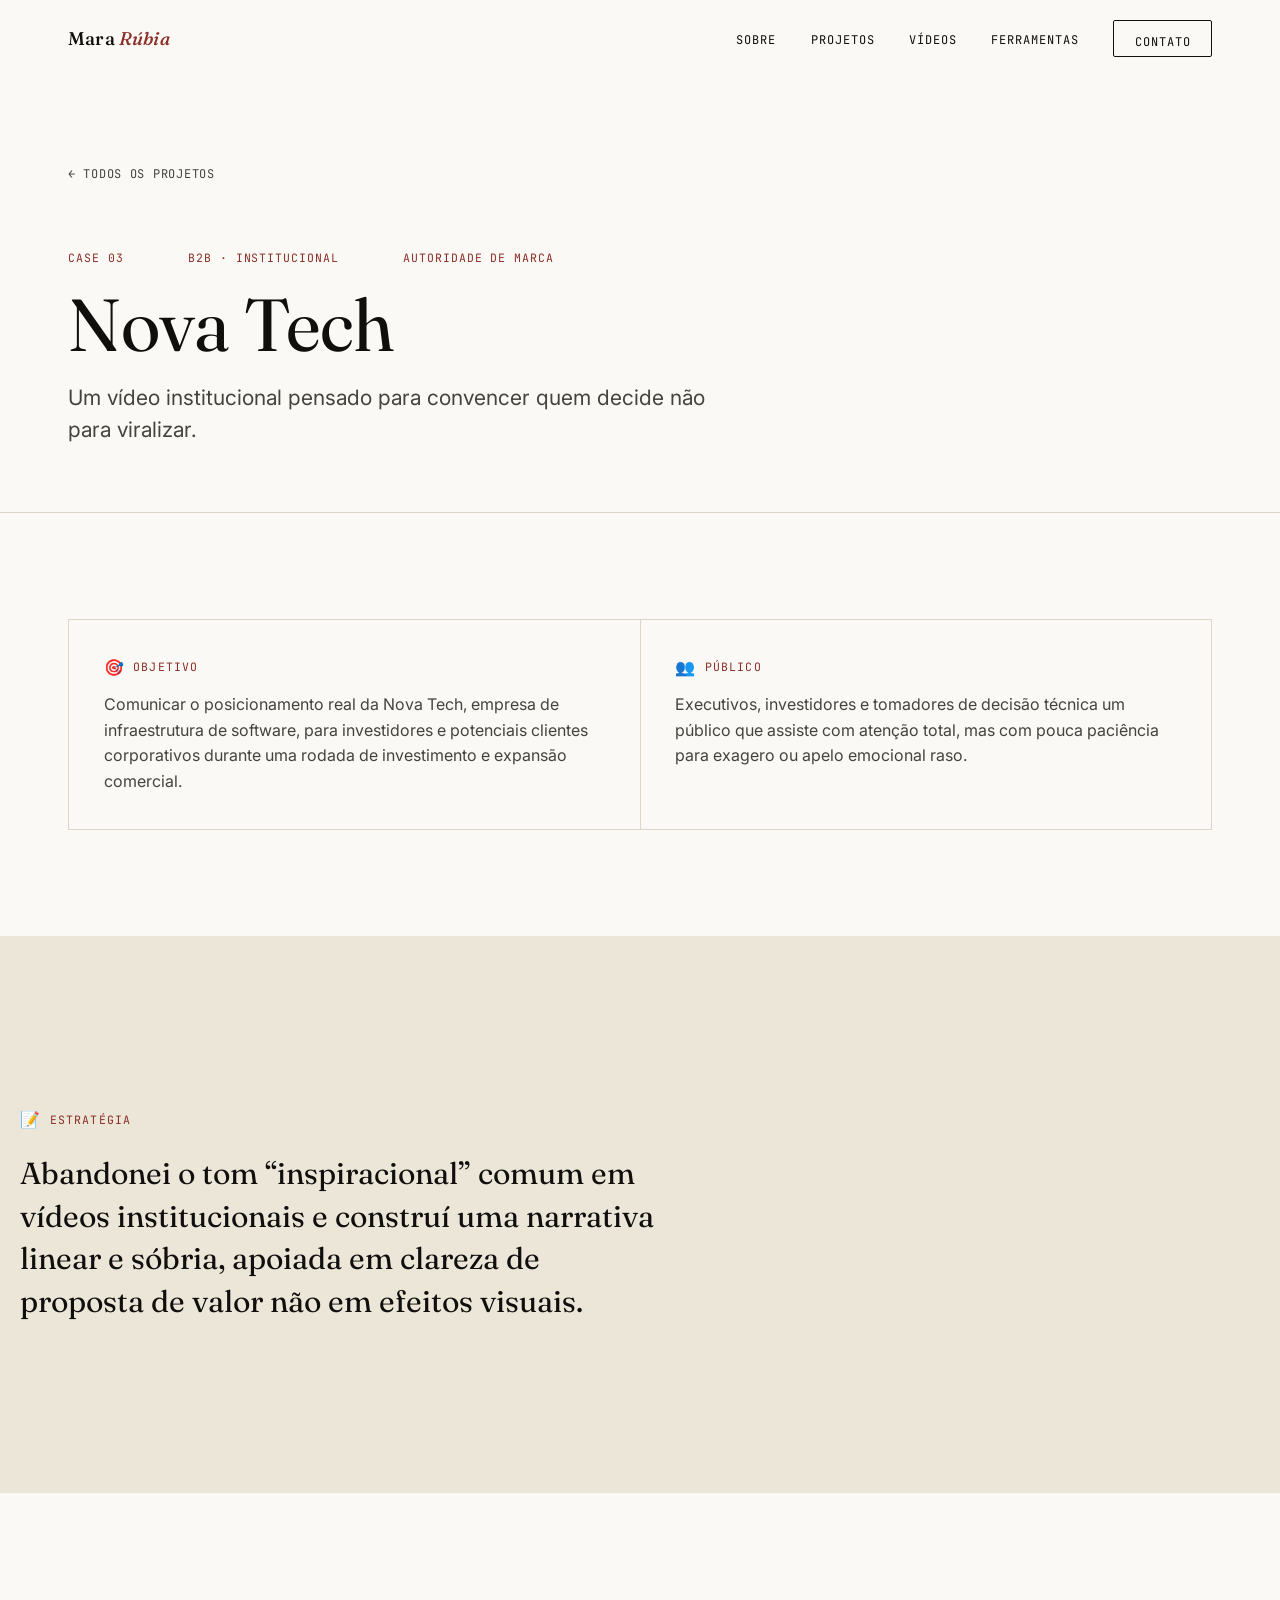
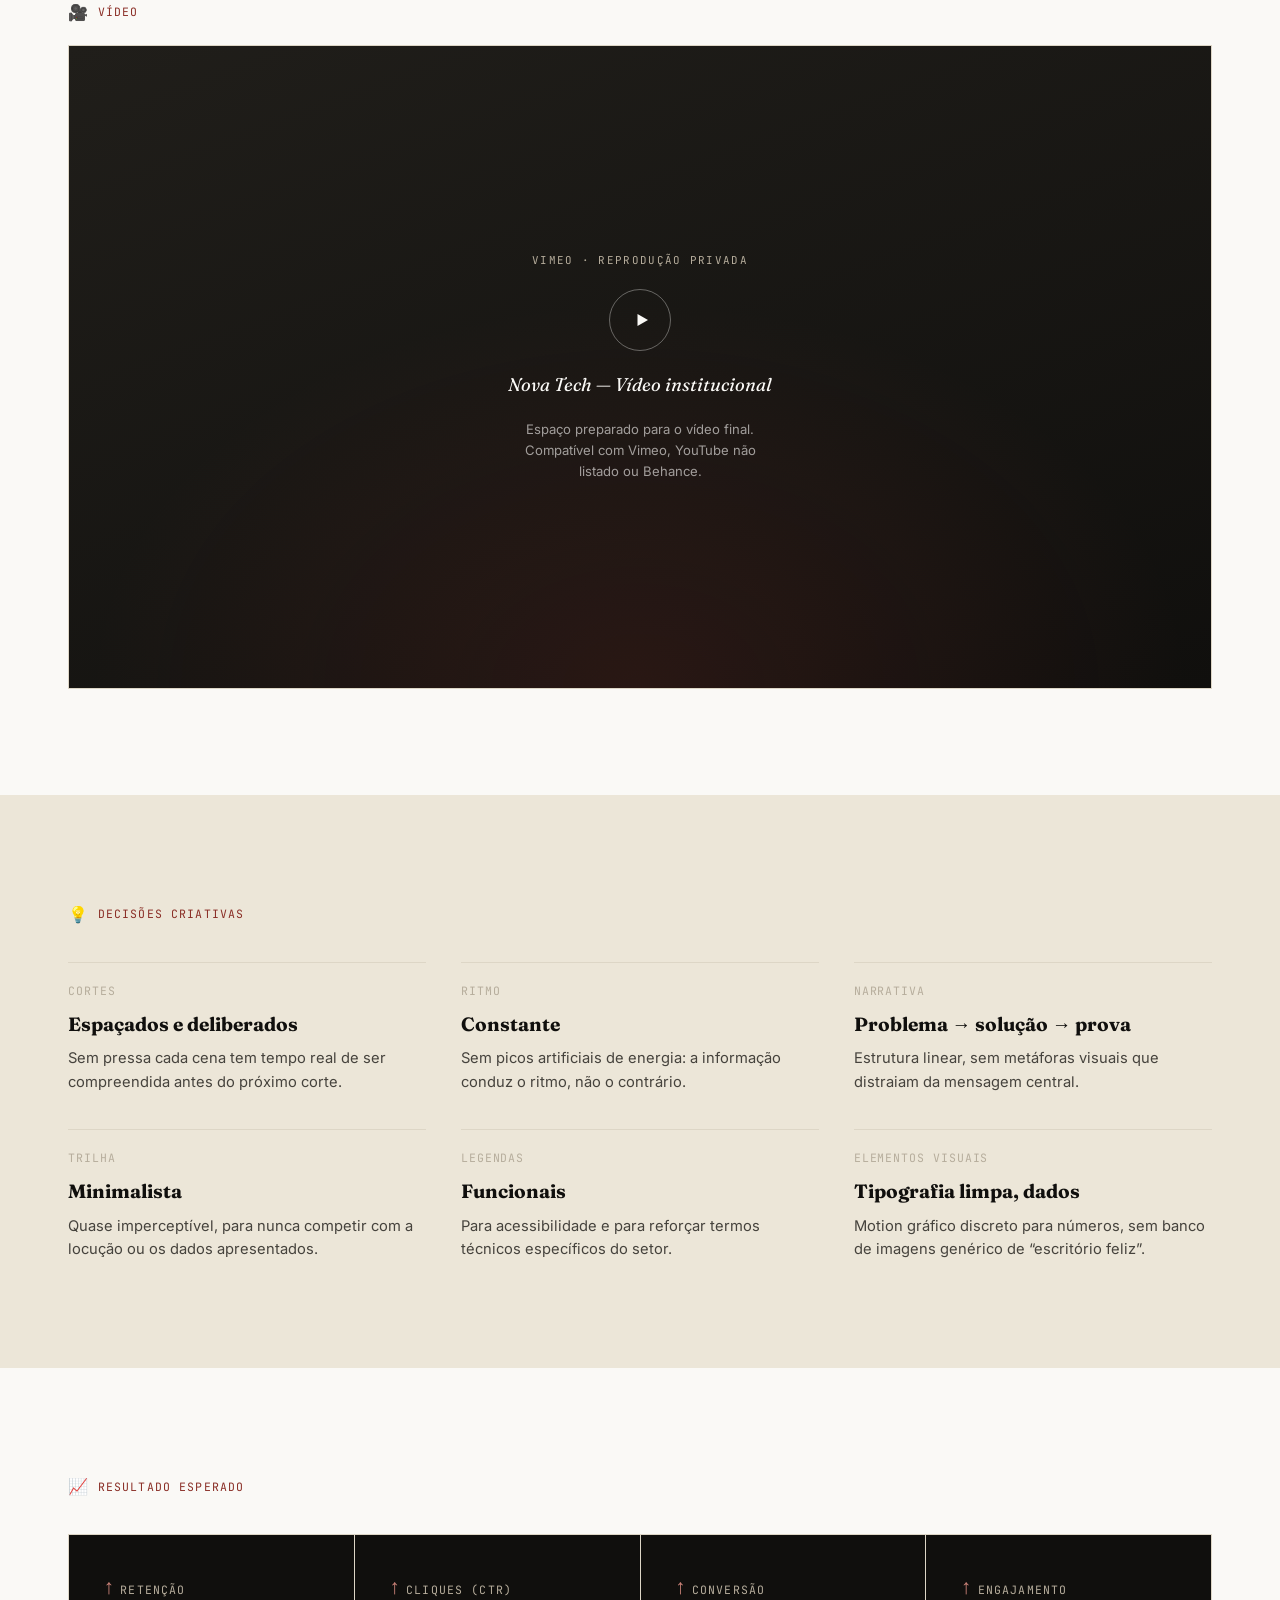
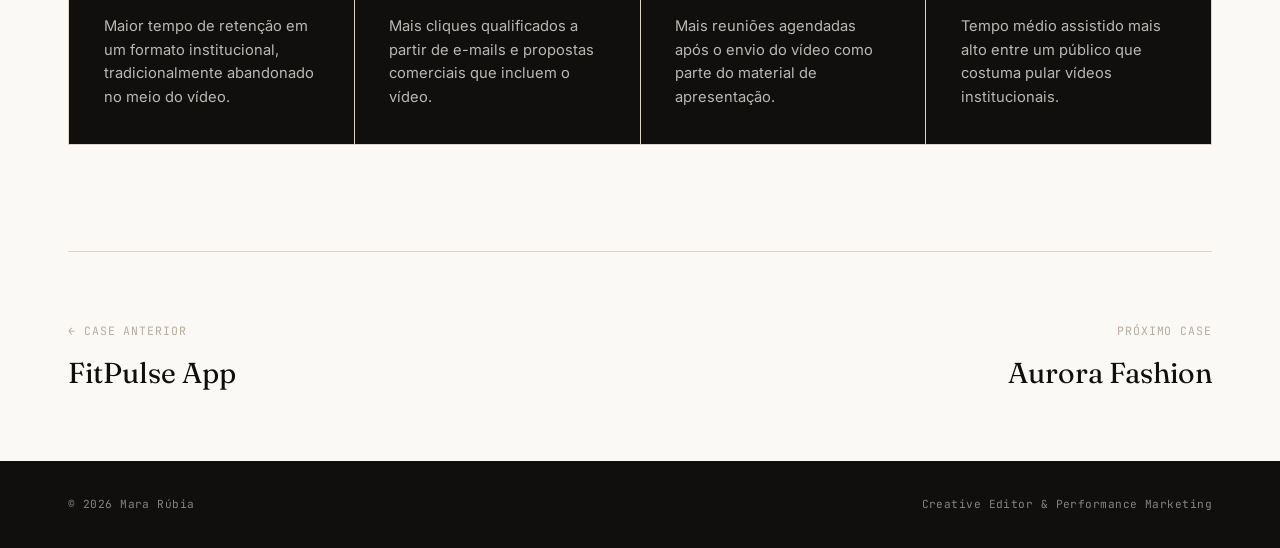
<file: cases/nova-tech.html>
<!DOCTYPE html>
<html lang="pt-BR">
<head>
  <meta charset="UTF-8" />
  <meta name="viewport" content="width=device-width, initial-scale=1.0" />
  <title>Nova Tech — Estudo de caso | Mara Rúbia</title>
  <meta name="description" content="Estudo de caso: um vídeo institucional sóbrio e direto, construído para convencer investidores e decisores de compra B2B — não para viralizar." />
  <meta name="theme-color" content="#faf9f6" />
  <link rel="icon" href="data:image/svg+xml,%3Csvg xmlns='http://www.w3.org/2000/svg' viewBox='0 0 64 64'%3E%3Crect width='64' height='64' fill='%23100f0d'/%3E%3Ctext x='32' y='42' font-family='Georgia,serif' font-style='italic' font-size='34' fill='%23faf9f6' text-anchor='middle'%3EM%3C/text%3E%3C/svg%3E" />
  <link rel="preconnect" href="https://fonts.googleapis.com" />
  <link rel="preconnect" href="https://fonts.gstatic.com" crossorigin />
  <link rel="stylesheet" href="../css/style.css" />
</head>
<body>
  <a class="skip-link" href="#conteudo">Pular para o conteúdo</a>

  <header class="site-header" data-site-header>
    <div class="container site-header__inner">
      <a href="../index.html#topo" class="logo">Mara <span>Rúbia</span></a>
      <nav class="main-nav" aria-label="Navegação principal">
        <ul>
          <li><a href="../index.html#sobre">Sobre</a></li>
          <li><a href="../index.html#projetos">Projetos</a></li>
          <li><a href="../index.html#videos">Vídeos</a></li>
          <li><a href="../index.html#ferramentas">Ferramentas</a></li>
          <li><a href="../index.html#contato" class="btn btn-ghost">Contato</a></li>
        </ul>
      </nav>
      <button class="nav-toggle" data-nav-toggle aria-expanded="false" aria-controls="menu-mobile" aria-label="Abrir menu">
        <span></span><span></span><span></span>
      </button>
    </div>
  </header>

  <nav class="mobile-nav" id="menu-mobile" data-mobile-nav aria-label="Navegação mobile">
    <ul>
      <li><a href="../index.html#sobre">Sobre</a></li>
      <li><a href="../index.html#projetos">Projetos</a></li>
      <li><a href="../index.html#videos">Vídeos</a></li>
      <li><a href="../index.html#ferramentas">Ferramentas</a></li>
      <li><a href="../index.html#contato">Contato</a></li>
    </ul>
  </nav>

  <main id="conteudo">
    <section class="case-hero">
      <div class="container">
        <a class="case-back" href="../index.html#projetos">← Todos os projetos</a>

        <div class="case-hero__meta">
          <span>Case 03</span>
          <span>B2B · Institucional</span>
          <span>Autoridade de marca</span>
        </div>

        <h1 class="case-hero__title">Nova Tech</h1>
        <p class="lede case-hero__sub">
          Um vídeo institucional pensado para convencer quem decide não para viralizar.
        </p>
      </div>
    </section>

    <section class="section--tight">
      <div class="container">
        <div class="case-facts reveal">
          <div class="case-fact">
            <div class="case-fact__label">
              <span class="case-fact__label-icon" aria-hidden="true">🎯</span>
              <span class="case-fact__label-text">Objetivo</span>
            </div>
            <p class="case-fact__body">
              Comunicar o posicionamento real da Nova Tech, empresa de infraestrutura de software,
              para investidores e potenciais clientes corporativos durante uma rodada de investimento
              e expansão comercial.
            </p>
          </div>

          <div class="case-fact">
            <div class="case-fact__label">
              <span class="case-fact__label-icon" aria-hidden="true">👥</span>
              <span class="case-fact__label-text">Público</span>
            </div>
            <p class="case-fact__body">
              Executivos, investidores e tomadores de decisão técnica um público que assiste
              com atenção total, mas com pouca paciência para exagero ou apelo emocional raso.
            </p>
          </div>
        </div>
      </div>
    </section>

    <section class="section--tight section--sand">
      <div class="container case-strategy">
        <div class="case-fact__label" style="margin-bottom: var(--space-s);">
          <span class="case-fact__label-icon" aria-hidden="true">📝</span>
          <span class="case-fact__label-text">Estratégia</span>
        </div>
        <p class="case-strategy__text reveal">
          Abandonei o tom “inspiracional” comum em vídeos institucionais e construí uma narrativa
          linear e sóbria, apoiada em clareza de proposta de valor não em efeitos visuais.
        </p>
      </div>
    </section>

    <section class="section--tight">
      <div class="container">
        <div class="case-fact__label" style="margin-bottom: var(--space-s);">
          <span class="case-fact__label-icon" aria-hidden="true">🎥</span>
          <span class="case-fact__label-text">Vídeo</span>
        </div>

        <div class="video-embed reveal" data-embed-type="vimeo" data-embed-id="1217156198" data-embed-title="Nova Tech — Vídeo institucional">
          <div class="video-embed__frame">
            <div class="video-embed__poster">
              <span class="video-embed__badge">Vimeo · Reprodução privada</span>
              <button class="video-embed__play" type="button" aria-label="Reproduzir vídeo: Nova Tech — Vídeo institucional">
                <svg viewBox="0 0 24 24" aria-hidden="true"><path d="M6 4l14 8-14 8V4z"/></svg>
              </button>
              <p class="video-embed__title">Nova Tech — Vídeo institucional</p>
              <p class="video-embed__hint">
                Espaço preparado para o vídeo final. Compatível com Vimeo, YouTube não listado ou Behance.
              </p>
            </div>
          </div>
        </div>
      </div>
    </section>

    <section class="section--tight section--sand">
      <div class="container">
        <div class="case-fact__label" style="margin-bottom: var(--space-m);">
          <span class="case-fact__label-icon" aria-hidden="true">💡</span>
          <span class="case-fact__label-text">Decisões criativas</span>
        </div>

        <div class="decision-grid reveal">
          <div class="decision-card">
            <span class="decision-card__label">Cortes</span>
            <h3 class="decision-card__title">Espaçados e deliberados</h3>
            <p class="decision-card__text">Sem pressa cada cena tem tempo real de ser compreendida antes do próximo corte.</p>
          </div>
          <div class="decision-card">
            <span class="decision-card__label">Ritmo</span>
            <h3 class="decision-card__title">Constante</h3>
            <p class="decision-card__text">Sem picos artificiais de energia: a informação conduz o ritmo, não o contrário.</p>
          </div>
          <div class="decision-card">
            <span class="decision-card__label">Narrativa</span>
            <h3 class="decision-card__title">Problema → solução → prova</h3>
            <p class="decision-card__text">Estrutura linear, sem metáforas visuais que distraiam da mensagem central.</p>
          </div>
          <div class="decision-card">
            <span class="decision-card__label">Trilha</span>
            <h3 class="decision-card__title">Minimalista</h3>
            <p class="decision-card__text">Quase imperceptível, para nunca competir com a locução ou os dados apresentados.</p>
          </div>
          <div class="decision-card">
            <span class="decision-card__label">Legendas</span>
            <h3 class="decision-card__title">Funcionais</h3>
            <p class="decision-card__text">Para acessibilidade e para reforçar termos técnicos específicos do setor.</p>
          </div>
          <div class="decision-card">
            <span class="decision-card__label">Elementos visuais</span>
            <h3 class="decision-card__title">Tipografia limpa, dados</h3>
            <p class="decision-card__text">Motion gráfico discreto para números, sem banco de imagens genérico de “escritório feliz”.</p>
          </div>
        </div>
      </div>
    </section>

    <section class="section--tight">
      <div class="container">
        <div class="case-fact__label" style="margin-bottom: var(--space-m);">
          <span class="case-fact__label-icon" aria-hidden="true">📈</span>
          <span class="case-fact__label-text">Resultado esperado</span>
        </div>

        <div class="result-grid reveal">
          <div class="result-card">
            <div class="result-card__metric">
              <span class="result-card__arrow" aria-hidden="true">↑</span>
              <span class="result-card__label">Retenção</span>
            </div>
            <p class="result-card__text">Maior tempo de retenção em um formato institucional, tradicionalmente abandonado no meio do vídeo.</p>
          </div>
          <div class="result-card">
            <div class="result-card__metric">
              <span class="result-card__arrow" aria-hidden="true">↑</span>
              <span class="result-card__label">Cliques (CTR)</span>
            </div>
            <p class="result-card__text">Mais cliques qualificados a partir de e-mails e propostas comerciais que incluem o vídeo.</p>
          </div>
          <div class="result-card">
            <div class="result-card__metric">
              <span class="result-card__arrow" aria-hidden="true">↑</span>
              <span class="result-card__label">Conversão</span>
            </div>
            <p class="result-card__text">Mais reuniões agendadas após o envio do vídeo como parte do material de apresentação.</p>
          </div>
          <div class="result-card">
            <div class="result-card__metric">
              <span class="result-card__arrow" aria-hidden="true">↑</span>
              <span class="result-card__label">Engajamento</span>
            </div>
            <p class="result-card__text">Tempo médio assistido mais alto entre um público que costuma pular vídeos institucionais.</p>
          </div>
        </div>
      </div>
    </section>

    <section class="container">
      <nav class="case-nav" aria-label="Navegação entre projetos">
        <a href="fitpulse-app.html">
          <span class="case-nav__item">← Case anterior</span>
          <span class="case-nav__title">FitPulse App</span>
        </a>
        <a href="aurora-fashion.html" class="case-nav__next">
          <span class="case-nav__item">Próximo case</span>
          <span class="case-nav__title">Aurora Fashion</span>
        </a>
      </nav>
    </section>
  </main>

  <footer class="site-footer">
    <div class="container site-footer__inner">
      <span>© <span data-year>2026</span> Mara Rúbia</span>
      <span>Creative Editor &amp; Performance Marketing</span>
    </div>
  </footer>

  <script src="../js/main.js"></script>
</body>
</html>
</file>
<file: css/style.css>
/* ==========================================================================
   MARA RÚBIA — Creative Editor & Performance Marketing
   Design system: papel quente, tinta quase-preta, bege neutro,
   e um único acento — o "tally red", a luz vermelha de câmera em gravação.
   ========================================================================== */

/* ---------- Fontes ---------- */
@import url('https://fonts.googleapis.com/css2?family=Fraunces:ital,opsz,wght@0,9..144,300;0,9..144,400;0,9..144,500;0,9..144,600;0,9..144,700;1,9..144,400;1,9..144,500&family=Inter:wght@400;500;600&family=JetBrains+Mono:wght@400;500&display=swap');

/* ---------- Tokens ---------- */
:root {
  /* Cor */
  --ink: #100f0d;
  --ink-soft: #46433d;
  --paper: #faf9f6;
  --sand: #ece6d8;
  --sand-deep: #ddd4bd;
  --stone: #b6ad9c;
  --line: #ddd6c6;
  --tally: #8a2e26;
  --tally-dim: #8a2e2614;

  /* Tipografia */
  --font-display: 'Fraunces', 'Iowan Old Style', serif;
  --font-body: 'Inter', -apple-system, BlinkMacSystemFont, sans-serif;
  --font-mono: 'JetBrains Mono', 'SF Mono', monospace;

  /* Espaçamento fluido */
  --space-3xs: 0.25rem;
  --space-2xs: 0.5rem;
  --space-xs: 0.75rem;
  --space-s: clamp(1rem, 0.9rem + 0.4vw, 1.5rem);
  --space-m: clamp(1.5rem, 1.2rem + 1.2vw, 2.5rem);
  --space-l: clamp(2.5rem, 1.8rem + 2.8vw, 4.5rem);
  --space-xl: clamp(4rem, 2.8rem + 4.8vw, 7.5rem);
  --space-2xl: clamp(5rem, 3.2rem + 7vw, 10rem);

  /* Layout */
  --container-max: 1240px;
  --container-pad: clamp(1.25rem, 4vw, 3rem);
  --radius-s: 2px;
  --ease: cubic-bezier(0.16, 1, 0.3, 1);
}

/* ---------- Reset ---------- */
*,
*::before,
*::after {
  box-sizing: border-box;
}

html {
  scroll-behavior: smooth;
  -webkit-text-size-adjust: 100%;
}

@media (prefers-reduced-motion: reduce) {
  html {
    scroll-behavior: auto;
  }
  *,
  *::before,
  *::after {
    animation-duration: 0.01ms !important;
    animation-iteration-count: 1 !important;
    transition-duration: 0.01ms !important;
    scroll-behavior: auto !important;
  }
}

body {
  margin: 0;
  background: var(--paper);
  color: var(--ink);
  font-family: var(--font-body);
  font-size: 16px;
  line-height: 1.6;
  -webkit-font-smoothing: antialiased;
  text-rendering: optimizeLegibility;
  overflow-x: hidden;
}

img,
svg {
  display: block;
  max-width: 100%;
}

a {
  color: inherit;
  text-decoration: none;
}

ul,
ol {
  margin: 0;
  padding: 0;
  list-style: none;
}

h1,
h2,
h3,
h4,
p,
figure {
  margin: 0;
}

button {
  font: inherit;
  color: inherit;
  background: none;
  border: none;
  cursor: pointer;
  padding: 0;
}

input,
textarea {
  font: inherit;
}

/* ---------- Acessibilidade ---------- */
.skip-link {
  position: absolute;
  left: 1rem;
  top: -100px;
  background: var(--ink);
  color: var(--paper);
  padding: 0.75rem 1.25rem;
  z-index: 1000;
  transition: top 0.2s var(--ease);
  font-family: var(--font-mono);
  font-size: 0.8rem;
}

.skip-link:focus {
  top: 1rem;
}

:focus-visible {
  outline: 2px solid var(--tally);
  outline-offset: 3px;
}

.visually-hidden {
  position: absolute;
  width: 1px;
  height: 1px;
  padding: 0;
  margin: -1px;
  overflow: hidden;
  clip: rect(0, 0, 0, 0);
  white-space: nowrap;
  border: 0;
}

/* ---------- Tipografia ---------- */
.eyebrow {
  display: inline-flex;
  align-items: center;
  gap: 0.55em;
  font-family: var(--font-mono);
  font-size: 0.72rem;
  letter-spacing: 0.16em;
  text-transform: uppercase;
  color: var(--ink-soft);
}

.eyebrow__dot {
  width: 6px;
  height: 6px;
  border-radius: 50%;
  background: var(--tally);
  flex-shrink: 0;
}

.eyebrow__dot--live {
  animation: pulse-dot 2.6s var(--ease) infinite;
}

@keyframes pulse-dot {
  0%, 100% { opacity: 1; transform: scale(1); }
  50% { opacity: 0.35; transform: scale(0.75); }
}

.display-1 {
  font-family: var(--font-display);
  font-weight: 400;
  font-size: clamp(2.8rem, 2rem + 5.5vw, 7.2rem);
  line-height: 0.98;
  letter-spacing: -0.01em;
}

.display-2 {
  font-family: var(--font-display);
  font-weight: 400;
  font-size: clamp(2rem, 1.5rem + 3.2vw, 3.8rem);
  line-height: 1.05;
  letter-spacing: -0.01em;
}

.display-3 {
  font-family: var(--font-display);
  font-weight: 500;
  font-size: clamp(1.5rem, 1.3rem + 1.2vw, 2.1rem);
  line-height: 1.15;
}

.lede {
  font-family: var(--font-body);
  font-weight: 400;
  font-size: clamp(1.05rem, 1rem + 0.4vw, 1.35rem);
  line-height: 1.55;
  color: var(--ink-soft);
  max-width: 42ch;
}

.italic {
  font-style: italic;
}

.mono-label {
  font-family: var(--font-mono);
  font-size: 0.72rem;
  letter-spacing: 0.1em;
  text-transform: uppercase;
  color: var(--stone);
}

/* ---------- Layout ---------- */
.container {
  width: 100%;
  max-width: var(--container-max);
  margin-inline: auto;
  padding-inline: var(--container-pad);
}

.section {
  padding-block: var(--space-2xl);
  position: relative;
}

.section--tight {
  padding-block: var(--space-xl);
}

.section--sand {
  background: var(--sand);
}

.section-head {
  display: flex;
  flex-direction: column;
  gap: var(--space-s);
  margin-bottom: var(--space-l);
}

.section-head__top {
  display: flex;
  align-items: baseline;
  justify-content: space-between;
  gap: var(--space-m);
  flex-wrap: wrap;
}

.rule {
  border: none;
  border-top: 1px solid var(--line);
  margin: 0;
}

/* ---------- Reveal on scroll ---------- */
.reveal {
  opacity: 0;
  transform: translateY(18px);
  transition: opacity 0.8s var(--ease), transform 0.8s var(--ease);
}

.reveal.is-visible {
  opacity: 1;
  transform: translateY(0);
}

@media (prefers-reduced-motion: reduce) {
  .reveal {
    opacity: 1;
    transform: none;
    transition: none;
  }
}

/* ---------- Botões ---------- */
.btn {
  display: inline-flex;
  align-items: center;
  gap: 0.6em;
  font-family: var(--font-mono);
  font-size: 0.78rem;
  letter-spacing: 0.08em;
  text-transform: uppercase;
  padding: 1.05em 1.7em;
  border-radius: var(--radius-s);
  transition: background 0.3s var(--ease), color 0.3s var(--ease), border-color 0.3s var(--ease), transform 0.3s var(--ease);
  white-space: nowrap;
}

.btn-primary {
  background: var(--ink);
  color: var(--paper);
  border: 1px solid var(--ink);
}

.btn-primary:hover {
  background: var(--tally);
  border-color: var(--tally);
}

.btn-ghost {
  background: transparent;
  color: var(--ink);
  border: 1px solid var(--ink);
}

.btn-ghost:hover {
  background: var(--ink);
  color: var(--paper);
}

.btn-arrow {
  transition: transform 0.3s var(--ease);
}

.btn:hover .btn-arrow {
  transform: translateX(3px);
}

.text-link {
  display: inline-flex;
  align-items: center;
  gap: 0.5em;
  font-family: var(--font-mono);
  font-size: 0.78rem;
  letter-spacing: 0.06em;
  text-transform: uppercase;
  padding-bottom: 0.3em;
  border-bottom: 1px solid var(--ink);
  transition: border-color 0.3s var(--ease), color 0.3s var(--ease), gap 0.3s var(--ease);
}

.text-link:hover {
  color: var(--tally);
  border-color: var(--tally);
  gap: 0.75em;
}

/* ---------- Header / Navegação ---------- */
.site-header {
  position: fixed;
  inset-inline: 0;
  top: 0;
  z-index: 100;
  padding-block: var(--space-s);
  transition: background 0.4s var(--ease), padding 0.4s var(--ease), border-color 0.4s var(--ease);
  border-bottom: 1px solid transparent;
}

.site-header.is-scrolled {
  background: rgba(250, 249, 246, 0.88);
  backdrop-filter: blur(10px);
  -webkit-backdrop-filter: blur(10px);
  border-bottom-color: var(--line);
  padding-block: var(--space-xs);
}

.site-header__inner {
  display: flex;
  align-items: center;
  justify-content: space-between;
  gap: var(--space-m);
}

.logo {
  font-family: var(--font-display);
  font-size: 1.15rem;
  font-weight: 500;
  letter-spacing: 0.01em;
}

.logo span {
  color: var(--tally);
  font-style: italic;
}

.main-nav {
  display: none;
}

.main-nav ul {
  display: flex;
  gap: var(--space-m);
  align-items: center;
}

.main-nav a {
  font-family: var(--font-mono);
  font-size: 0.75rem;
  letter-spacing: 0.08em;
  text-transform: uppercase;
  position: relative;
  padding-bottom: 0.35em;
}

.main-nav a::after {
  content: '';
  position: absolute;
  left: 0;
  right: 100%;
  bottom: 0;
  height: 1px;
  background: var(--tally);
  transition: right 0.3s var(--ease);
}

.main-nav a:hover::after,
.main-nav a:focus-visible::after {
  right: 0;
}

.nav-toggle {
  display: flex;
  flex-direction: column;
  justify-content: center;
  gap: 5px;
  width: 32px;
  height: 32px;
  z-index: 110;
}

.nav-toggle span {
  display: block;
  height: 1px;
  width: 100%;
  background: var(--ink);
  transition: transform 0.35s var(--ease), opacity 0.35s var(--ease);
}

.nav-toggle[aria-expanded="true"] span:nth-child(1) {
  transform: translateY(6px) rotate(45deg);
}

.nav-toggle[aria-expanded="true"] span:nth-child(2) {
  opacity: 0;
}

.nav-toggle[aria-expanded="true"] span:nth-child(3) {
  transform: translateY(-6px) rotate(-45deg);
}

.mobile-nav {
  position: fixed;
  inset: 0;
  background: var(--paper);
  z-index: 95;
  display: flex;
  align-items: center;
  padding: var(--container-pad);
  transform: translateY(-100%);
  transition: transform 0.5s var(--ease);
}

.mobile-nav.is-open {
  transform: translateY(0);
}

.mobile-nav ul {
  display: flex;
  flex-direction: column;
  gap: var(--space-s);
}

.mobile-nav a {
  font-family: var(--font-display);
  font-size: clamp(2rem, 10vw, 3rem);
  font-weight: 400;
}

.mobile-nav__footer {
  position: absolute;
  bottom: var(--container-pad);
  left: var(--container-pad);
  right: var(--container-pad);
  display: flex;
  justify-content: space-between;
  font-family: var(--font-mono);
  font-size: 0.75rem;
  color: var(--stone);
}

@media (min-width: 860px) {
  .main-nav {
    display: block;
  }
  .nav-toggle {
    display: none;
  }
  .mobile-nav {
    display: none;
  }
}

/* ---------- Hero ---------- */
.hero {
  min-height: 100svh;
  display: flex;
  flex-direction: column;
  justify-content: center;
  padding-top: calc(var(--space-2xl) + var(--space-m));
  padding-bottom: var(--space-l);
  position: relative;
}

.hero__eyebrow {
  margin-bottom: var(--space-m);
}

.hero__name {
  font-family: var(--font-display);
  font-weight: 400;
  font-size: clamp(3.2rem, 1.6rem + 10vw, 9.5rem);
  line-height: 0.92;
  letter-spacing: -0.015em;
}

.hero__name em {
  font-style: italic;
  color: var(--tally);
}

.hero__grid {
  margin-top: var(--space-l);
  display: grid;
  gap: var(--space-m);
  grid-template-columns: 1fr;
  align-items: end;
}

.hero__role {
  font-family: var(--font-mono);
  font-size: clamp(0.85rem, 0.7rem + 0.5vw, 1.05rem);
  letter-spacing: 0.04em;
  text-transform: uppercase;
  color: var(--ink-soft);
  border-left: 2px solid var(--tally);
  padding-left: var(--space-s);
}

.hero__phrase {
  font-family: var(--font-body);
  font-size: clamp(1.05rem, 0.95rem + 0.6vw, 1.4rem);
  line-height: 1.5;
  color: var(--ink);
  max-width: 34ch;
}

.hero__actions {
  margin-top: var(--space-m);
  display: flex;
  align-items: center;
  gap: var(--space-m);
  flex-wrap: wrap;
}

.hero__scroll {
  position: absolute;
  bottom: var(--space-m);
  right: var(--container-pad);
  display: none;
  align-items: center;
  gap: var(--space-xs);
  font-family: var(--font-mono);
  font-size: 0.7rem;
  letter-spacing: 0.1em;
  text-transform: uppercase;
  color: var(--stone);
}

.hero__scroll-line {
  width: 1px;
  height: 46px;
  background: var(--line);
  position: relative;
  overflow: hidden;
}

.hero__scroll-line::after {
  content: '';
  position: absolute;
  top: -100%;
  left: 0;
  width: 100%;
  height: 100%;
  background: var(--tally);
  animation: scroll-line 2.4s var(--ease) infinite;
}

@keyframes scroll-line {
  0% { top: -100%; }
  60% { top: 100%; }
  100% { top: 100%; }
}

@media (min-width: 700px) {
  .hero__grid {
    grid-template-columns: 1fr 1fr;
  }
  .hero__scroll {
    display: flex;
  }
}

/* ---------- Sobre ---------- */
.about__grid {
  display: grid;
  gap: var(--space-l);
  grid-template-columns: 1fr;
}

.about__portrait {
  aspect-ratio: 4 / 5;
  background:
    radial-gradient(120% 120% at 15% 0%, var(--sand) 0%, var(--sand-deep) 55%, #cfc4a6 100%);
  border: 1px solid var(--line);
  display: flex;
  align-items: center;
  justify-content: center;
  position: relative;
  overflow: hidden;
  max-width: 380px;
}

.about__portrait::before {
  content: '';
  position: absolute;
  inset: 14px;
  border: 1px solid rgba(16, 15, 13, 0.14);
  pointer-events: none;
}

.about__monogram {
  font-family: var(--font-display);
  font-style: italic;
  font-weight: 400;
  font-size: clamp(4.5rem, 4rem + 4vw, 7rem);
  color: var(--ink);
  opacity: 0.85;
}

.about__portrait-caption {
  position: absolute;
  bottom: 24px;
  left: 24px;
  right: 24px;
  font-family: var(--font-mono);
  font-size: 0.68rem;
  letter-spacing: 0.06em;
  text-transform: uppercase;
  color: var(--ink-soft);
}

.about__body {
  display: flex;
  flex-direction: column;
  gap: var(--space-m);
}

.about__intro {
  font-family: var(--font-display);
  font-size: clamp(1.3rem, 1.1rem + 1vw, 1.85rem);
  line-height: 1.35;
  font-weight: 400;
}

.about__quote {
  border-left: 2px solid var(--tally);
  padding-left: var(--space-s);
  font-family: var(--font-display);
  font-style: italic;
  font-size: clamp(1.15rem, 1rem + 0.8vw, 1.5rem);
  line-height: 1.4;
  color: var(--ink);
}

.about__quote cite {
  display: block;
  margin-top: var(--space-xs);
  font-family: var(--font-mono);
  font-style: normal;
  font-size: 0.7rem;
  letter-spacing: 0.08em;
  text-transform: uppercase;
  color: var(--stone);
}

.evolution {
  display: flex;
  flex-direction: column;
  gap: var(--space-xs);
}

.evolution__label {
  margin-bottom: var(--space-2xs);
}

.evolution__path {
  display: flex;
  flex-wrap: wrap;
  align-items: center;
  gap: 0.5em;
}

.evolution__start {
  font-family: var(--font-body);
  font-weight: 600;
  font-size: 0.95rem;
  padding: 0.5em 0.9em;
  border: 1px solid var(--ink);
  border-radius: var(--radius-s);
}

.evolution__arrow {
  color: var(--stone);
  font-family: var(--font-mono);
}

.evolution__tags {
  display: flex;
  flex-wrap: wrap;
  gap: 0.5em;
}

.evolution__tags li {
  font-family: var(--font-body);
  font-size: 0.9rem;
  padding: 0.5em 0.9em;
  background: var(--sand);
  border-radius: var(--radius-s);
  color: var(--ink-soft);
}

@media (min-width: 760px) {
  .about__grid {
    grid-template-columns: 340px 1fr;
    align-items: start;
  }
}

/* ---------- Projetos ---------- */
.project-grid {
  display: grid;
  gap: 1px;
  background: var(--line);
  border: 1px solid var(--line);
}

.project-card {
  background: var(--paper);
  display: grid;
  grid-template-columns: 1fr;
  position: relative;
  overflow: hidden;
}

.project-card__media {
  aspect-ratio: 16 / 10;
  position: relative;
  overflow: hidden;
  --card-a: var(--sand);
  --card-b: var(--sand-deep);
  background: linear-gradient(155deg, var(--card-a) 0%, var(--card-b) 100%);
}

.project-card__media::after {
  content: '';
  position: absolute;
  inset: 0;
  background: linear-gradient(0deg, rgba(16,15,13,0.35), transparent 45%);
  opacity: 0;
  transition: opacity 0.5s var(--ease);
}

.project-card:hover .project-card__media::after {
  opacity: 1;
}

.project-card__number {
  position: absolute;
  top: var(--space-s);
  left: var(--space-s);
  font-family: var(--font-mono);
  font-size: 0.72rem;
  letter-spacing: 0.08em;
  color: var(--ink-soft);
}

.project-card__glyph {
  position: absolute;
  inset: 0;
  display: flex;
  align-items: center;
  justify-content: center;
  font-family: var(--font-display);
  font-style: italic;
  font-size: clamp(3rem, 8vw, 5rem);
  color: rgba(16, 15, 13, 0.16);
  transition: transform 0.6s var(--ease), color 0.6s var(--ease);
}

.project-card:hover .project-card__glyph {
  transform: scale(1.06);
  color: rgba(16, 15, 13, 0.24);
}

.project-card__body {
  padding: var(--space-m);
  display: flex;
  flex-direction: column;
  gap: var(--space-xs);
}

.project-card__cat {
  font-family: var(--font-mono);
  font-size: 0.7rem;
  letter-spacing: 0.1em;
  text-transform: uppercase;
  color: var(--tally);
}

.project-card__title {
  font-family: var(--font-display);
  font-size: clamp(1.4rem, 1.2rem + 0.8vw, 1.9rem);
  font-weight: 400;
}

.project-card__desc {
  color: var(--ink-soft);
  font-size: 0.95rem;
  max-width: 46ch;
}

.project-card__link {
  margin-top: var(--space-2xs);
}

.project-card__hit {
  position: absolute;
  inset: 0;
  z-index: 5;
}

@media (min-width: 760px) {
  .project-grid {
    grid-template-columns: 1fr 1fr;
  }
}

/* ---------- Biblioteca de vídeos ---------- */
.video-embed {
  border: 1px solid var(--line);
  background: var(--ink);
  position: relative;
}

.video-embed__frame {
  aspect-ratio: 16 / 9;
  position: relative;
}

.video-embed__poster {
  position: absolute;
  inset: 0;
  display: flex;
  flex-direction: column;
  align-items: center;
  justify-content: center;
  gap: var(--space-s);
  text-align: center;
  padding: var(--space-m);
  background:
    radial-gradient(80% 100% at 50% 100%, rgba(138,46,38,0.18), transparent 60%),
    linear-gradient(160deg, #201e1a 0%, #100f0d 100%);
}

.video-embed__badge {
  font-family: var(--font-mono);
  font-size: 0.68rem;
  letter-spacing: 0.12em;
  text-transform: uppercase;
  color: var(--stone);
}

.video-embed__play {
  width: 62px;
  height: 62px;
  border-radius: 50%;
  border: 1px solid rgba(250, 249, 246, 0.35);
  display: flex;
  align-items: center;
  justify-content: center;
  transition: background 0.3s var(--ease), border-color 0.3s var(--ease), transform 0.3s var(--ease);
}

.video-embed__play svg {
  width: 18px;
  height: 18px;
  fill: var(--paper);
  margin-left: 3px;
}

.video-embed__play:hover {
  background: var(--tally);
  border-color: var(--tally);
  transform: scale(1.06);
}

.video-embed__hint {
  font-family: var(--font-body);
  font-size: 0.82rem;
  color: rgba(250, 249, 246, 0.6);
  max-width: 34ch;
}

.video-embed__title {
  font-family: var(--font-display);
  font-style: italic;
  font-size: 1.15rem;
  color: var(--paper);
}

.video-embed iframe {
  position: absolute;
  inset: 0;
  width: 100%;
  height: 100%;
  border: 0;
}

.video-library__grid {
  display: grid;
  gap: var(--space-m);
  grid-template-columns: 1fr;
}

.video-library__item {
  display: flex;
  flex-direction: column;
  gap: var(--space-xs);
}

.video-library__meta {
  display: flex;
  justify-content: space-between;
  align-items: baseline;
  gap: var(--space-xs);
}

.video-library__name {
  font-family: var(--font-display);
  font-size: 1.1rem;
}

@media (min-width: 760px) {
  .video-library__grid {
    grid-template-columns: repeat(2, 1fr);
  }
}

/* ---------- Ferramentas ---------- */
.tools__groups {
  display: grid;
  gap: var(--space-l);
  grid-template-columns: 1fr;
}

.tool-group__title {
  font-family: var(--font-mono);
  font-size: 0.72rem;
  letter-spacing: 0.1em;
  text-transform: uppercase;
  color: var(--tally);
  margin-bottom: var(--space-s);
  display: block;
}

.tool-list {
  border-top: 1px solid var(--line);
}

.tool-list__item {
  display: flex;
  align-items: baseline;
  justify-content: space-between;
  gap: var(--space-s);
  padding-block: var(--space-s);
  border-bottom: 1px solid var(--line);
  transition: padding-left 0.35s var(--ease), color 0.35s var(--ease);
}

.tool-list__item:hover {
  padding-left: var(--space-2xs);
  color: var(--tally);
}

.tool-list__name {
  font-family: var(--font-display);
  font-size: clamp(1.15rem, 1rem + 0.6vw, 1.5rem);
}

.tool-list__use {
  font-family: var(--font-mono);
  font-size: 0.7rem;
  letter-spacing: 0.06em;
  text-transform: uppercase;
  color: var(--stone);
  text-align: right;
}

@media (min-width: 860px) {
  .tools__groups {
    grid-template-columns: repeat(3, 1fr);
  }
}

/* ---------- Contato ---------- */
.contact {
  background: var(--ink);
  color: var(--paper);
}

.contact .eyebrow {
  color: var(--stone);
}

.contact__title {
  font-family: var(--font-display);
  font-weight: 400;
  color: var(--paper);
}

.contact__title em {
  font-style: italic;
  color: #c98177;
}

.contact__lede {
  color: rgba(250, 249, 246, 0.65);
}

.contact__grid {
  margin-top: var(--space-l);
  display: grid;
  gap: var(--space-m);
  grid-template-columns: 1fr;
}

.contact-item {
  padding-block: var(--space-m);
  border-top: 1px solid rgba(250, 249, 246, 0.18);
  display: flex;
  justify-content: space-between;
  align-items: center;
  gap: var(--space-s);
}

.contact-item:last-of-type {
  border-bottom: 1px solid rgba(250, 249, 246, 0.18);
}

.contact-item__label {
  font-family: var(--font-mono);
  font-size: 0.72rem;
  letter-spacing: 0.1em;
  text-transform: uppercase;
  color: var(--stone);
}

.contact-item__value {
  font-family: var(--font-display);
  font-size: clamp(1.1rem, 1rem + 1vw, 1.7rem);
}

.contact-item a.contact-item__value {
  transition: color 0.3s var(--ease);
}

.contact-item a.contact-item__value:hover {
  color: #c98177;
}

.contact__cta {
  margin-top: var(--space-l);
  display: flex;
  flex-wrap: wrap;
  gap: var(--space-m);
  align-items: center;
}

.contact .btn-primary {
  background: var(--paper);
  color: var(--ink);
  border-color: var(--paper);
}

.contact .btn-primary:hover {
  background: var(--tally);
  border-color: var(--tally);
  color: var(--paper);
}

/* ---------- Rodapé ---------- */
.site-footer {
  padding-block: var(--space-m);
  background: var(--ink);
  color: rgba(250, 249, 246, 0.5);
}

.site-footer__inner {
  display: flex;
  flex-wrap: wrap;
  justify-content: space-between;
  gap: var(--space-xs);
  font-family: var(--font-mono);
  font-size: 0.7rem;
  letter-spacing: 0.04em;
}

/* ==========================================================================
   Páginas de Case Study
   ========================================================================== */

.case-hero {
  padding-top: calc(var(--space-2xl) + var(--space-s));
  padding-bottom: var(--space-l);
  border-bottom: 1px solid var(--line);
}

.case-back {
  display: inline-flex;
  align-items: center;
  gap: 0.5em;
  font-family: var(--font-mono);
  font-size: 0.75rem;
  letter-spacing: 0.06em;
  text-transform: uppercase;
  color: var(--ink-soft);
  margin-bottom: var(--space-l);
  transition: gap 0.3s var(--ease), color 0.3s var(--ease);
}

.case-back:hover {
  gap: 0.85em;
  color: var(--tally);
}

.case-hero__meta {
  display: flex;
  flex-wrap: wrap;
  gap: var(--space-s) var(--space-l);
  margin-bottom: var(--space-s);
}

.case-hero__meta span {
  font-family: var(--font-mono);
  font-size: 0.72rem;
  letter-spacing: 0.08em;
  text-transform: uppercase;
  color: var(--tally);
}

.case-hero__title {
  font-family: var(--font-display);
  font-weight: 400;
  font-size: clamp(2.4rem, 1.8rem + 3.5vw, 4.6rem);
  line-height: 1.02;
  max-width: 16ch;
}

.case-hero__sub {
  margin-top: var(--space-s);
  max-width: 50ch;
}

.case-facts {
  display: grid;
  gap: 1px;
  background: var(--line);
  border: 1px solid var(--line);
  grid-template-columns: 1fr;
}

.case-fact {
  background: var(--paper);
  padding: var(--space-m);
}

.case-fact__label {
  display: flex;
  align-items: center;
  gap: 0.6em;
  margin-bottom: var(--space-xs);
}

.case-fact__label-icon {
  font-size: 1rem;
}

.case-fact__label-text {
  font-family: var(--font-mono);
  font-size: 0.72rem;
  letter-spacing: 0.1em;
  text-transform: uppercase;
  color: var(--tally);
}

.case-fact__body {
  font-family: var(--font-body);
  color: var(--ink-soft);
  font-size: 1rem;
  max-width: 60ch;
}

@media (min-width: 760px) {
  .case-facts {
    grid-template-columns: repeat(2, 1fr);
  }
}

.case-strategy {
  padding: var(--space-l) 0;
}

.case-strategy__text {
  font-family: var(--font-display);
  font-size: clamp(1.3rem, 1.1rem + 1vw, 1.9rem);
  line-height: 1.4;
  font-weight: 400;
  max-width: 32ch;
}

.decision-grid {
  display: grid;
  gap: var(--space-m);
  grid-template-columns: 1fr;
}

.decision-card {
  border-top: 1px solid var(--line);
  padding-top: var(--space-s);
}

.decision-card__label {
  font-family: var(--font-mono);
  font-size: 0.72rem;
  letter-spacing: 0.08em;
  text-transform: uppercase;
  color: var(--stone);
  margin-bottom: var(--space-2xs);
  display: block;
}

.decision-card__title {
  font-family: var(--font-display);
  font-size: 1.2rem;
  margin-bottom: var(--space-2xs);
}

.decision-card__text {
  color: var(--ink-soft);
  font-size: 0.92rem;
}

@media (min-width: 620px) {
  .decision-grid {
    grid-template-columns: repeat(2, 1fr);
  }
}

@media (min-width: 980px) {
  .decision-grid {
    grid-template-columns: repeat(3, 1fr);
  }
}

.result-grid {
  display: grid;
  gap: 1px;
  background: var(--line);
  border: 1px solid var(--line);
  grid-template-columns: 1fr;
}

.result-card {
  background: var(--ink);
  color: var(--paper);
  padding: var(--space-m);
}

.result-card__metric {
  display: flex;
  align-items: baseline;
  gap: 0.4em;
  margin-bottom: var(--space-xs);
}

.result-card__arrow {
  font-family: var(--font-display);
  font-style: italic;
  color: #c98177;
  font-size: 1.3rem;
}

.result-card__label {
  font-family: var(--font-mono);
  font-size: 0.72rem;
  letter-spacing: 0.1em;
  text-transform: uppercase;
  color: var(--stone);
}

.result-card__text {
  font-size: 0.92rem;
  color: rgba(250, 249, 246, 0.72);
}

@media (min-width: 760px) {
  .result-grid {
    grid-template-columns: repeat(2, 1fr);
  }
}

@media (min-width: 1080px) {
  .result-grid {
    grid-template-columns: repeat(4, 1fr);
  }
}

.case-nav {
  display: flex;
  justify-content: space-between;
  align-items: center;
  gap: var(--space-m);
  padding-block: var(--space-l);
  border-top: 1px solid var(--line);
  flex-wrap: wrap;
}

.case-nav__item {
  font-family: var(--font-mono);
  font-size: 0.72rem;
  letter-spacing: 0.08em;
  text-transform: uppercase;
  color: var(--stone);
}

.case-nav__title {
  font-family: var(--font-display);
  font-size: clamp(1.3rem, 1rem + 1.5vw, 1.8rem);
  color: var(--ink);
  margin-top: var(--space-2xs);
  display: block;
  transition: color 0.3s var(--ease);
}

.case-nav a:hover .case-nav__title {
  color: var(--tally);
}

.case-nav__next {
  text-align: right;
}

/* ---------- Utilidades ---------- */
.mt-0 { margin-top: 0; }
.text-center { text-align: center; }
/* ---------- Biblioteca ---------- */
.library-grid {
  display: grid;
  gap: var(--space-s);
  grid-template-columns: repeat(2, 1fr);
}

.library-card {
  position: relative;
  aspect-ratio: 3 / 4;
  border: 1px solid var(--line);
  overflow: hidden;
  background: var(--ink);
  cursor: pointer;
}

.library-card__thumb {
  position: absolute;
  inset: 0;
  width: 100%;
  height: 100%;
  object-fit: cover;
  opacity: 0.82;
  transition: opacity 0.4s var(--ease), transform 0.6s var(--ease);
}

.library-card:hover .library-card__thumb {
  opacity: 1;
  transform: scale(1.04);
}

.library-card__play {
  position: absolute;
  top: 50%;
  left: 50%;
  transform: translate(-50%, -50%);
  width: 46px;
  height: 46px;
  border-radius: 50%;
  border: 1px solid rgba(250, 249, 246, 0.6);
  display: flex;
  align-items: center;
  justify-content: center;
  transition: background 0.3s var(--ease), transform 0.3s var(--ease);
}

.library-card__play svg {
  width: 14px;
  height: 14px;
  fill: var(--paper);
  margin-left: 2px;
}

.library-card:hover .library-card__play {
  background: var(--tally);
  border-color: var(--tally);
  transform: translate(-50%, -50%) scale(1.08);
}

.library-card__duration {
  position: absolute;
  bottom: var(--space-xs);
  right: var(--space-xs);
  font-family: var(--font-mono);
  font-size: 0.68rem;
  letter-spacing: 0.04em;
  color: var(--paper);
  background: rgba(16, 15, 13, 0.55);
  padding: 0.25em 0.5em;
  border-radius: var(--radius-s);
}

.library-load-more {
  display: flex;
  justify-content: center;
  margin-top: var(--space-l);
}

.library-load-more[hidden] {
  display: none;
}

@media (min-width: 620px) {
  .library-grid { grid-template-columns: repeat(3, 1fr); }
}
@media (min-width: 980px) {
  .library-grid { grid-template-columns: repeat(5, 1fr); }
}

/* Modal */
.library-modal {
  position: fixed;
  inset: 0;
  z-index: 200;
  display: flex;
  align-items: center;
  justify-content: center;
  padding: var(--space-m);
}

.library-modal[hidden] { display: none; }

.library-modal__backdrop {
  position: absolute;
  inset: 0;
  background: rgba(16, 15, 13, 0.9);
}

.library-modal__frame {
  position: relative;
  width: min(920px, 100%);
  aspect-ratio: 16 / 9;
  background: #000;
}

.library-modal__player {
  position: absolute;
  inset: 0;
}

.library-modal__player iframe {
  width: 100%;
  height: 100%;
  border: 0;
}

.library-modal__close {
  position: absolute;
  top: -40px;
  right: 0;
  color: var(--paper);
  font-size: 1.1rem;
}
</file>
